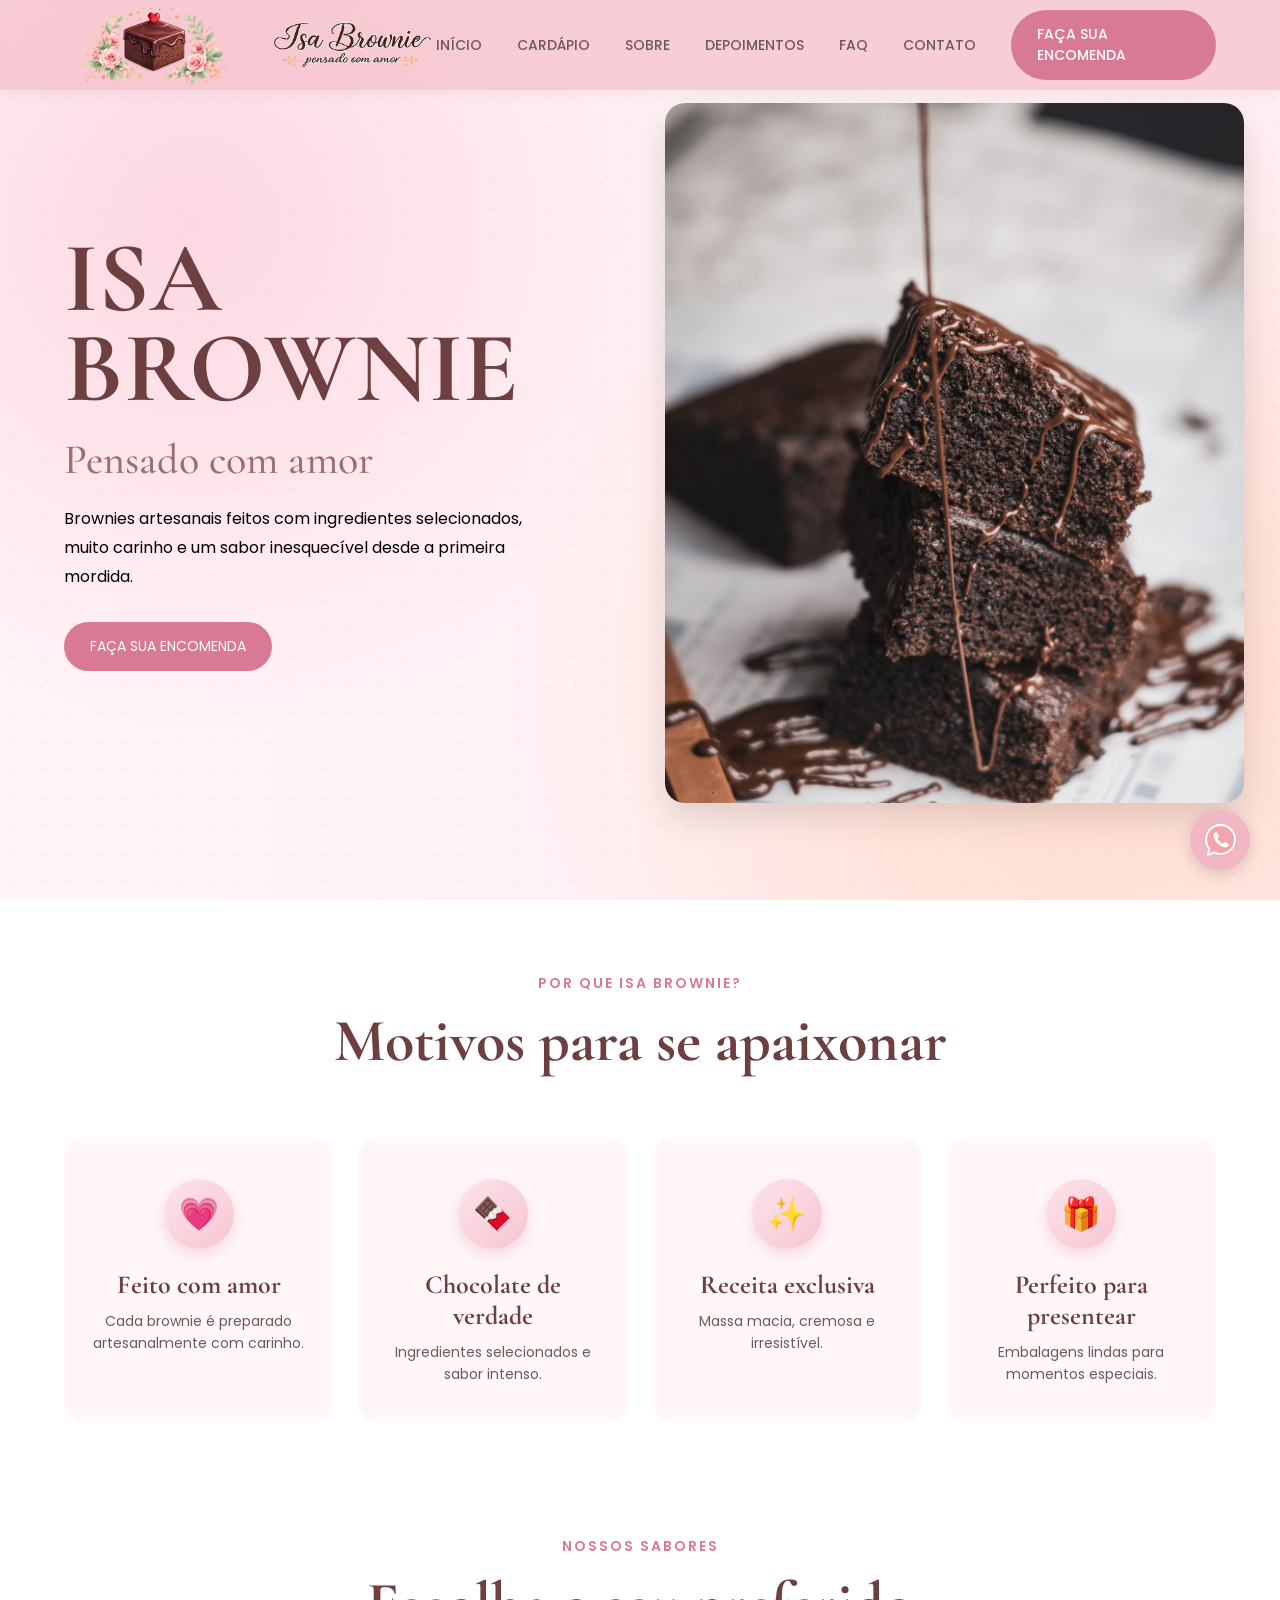
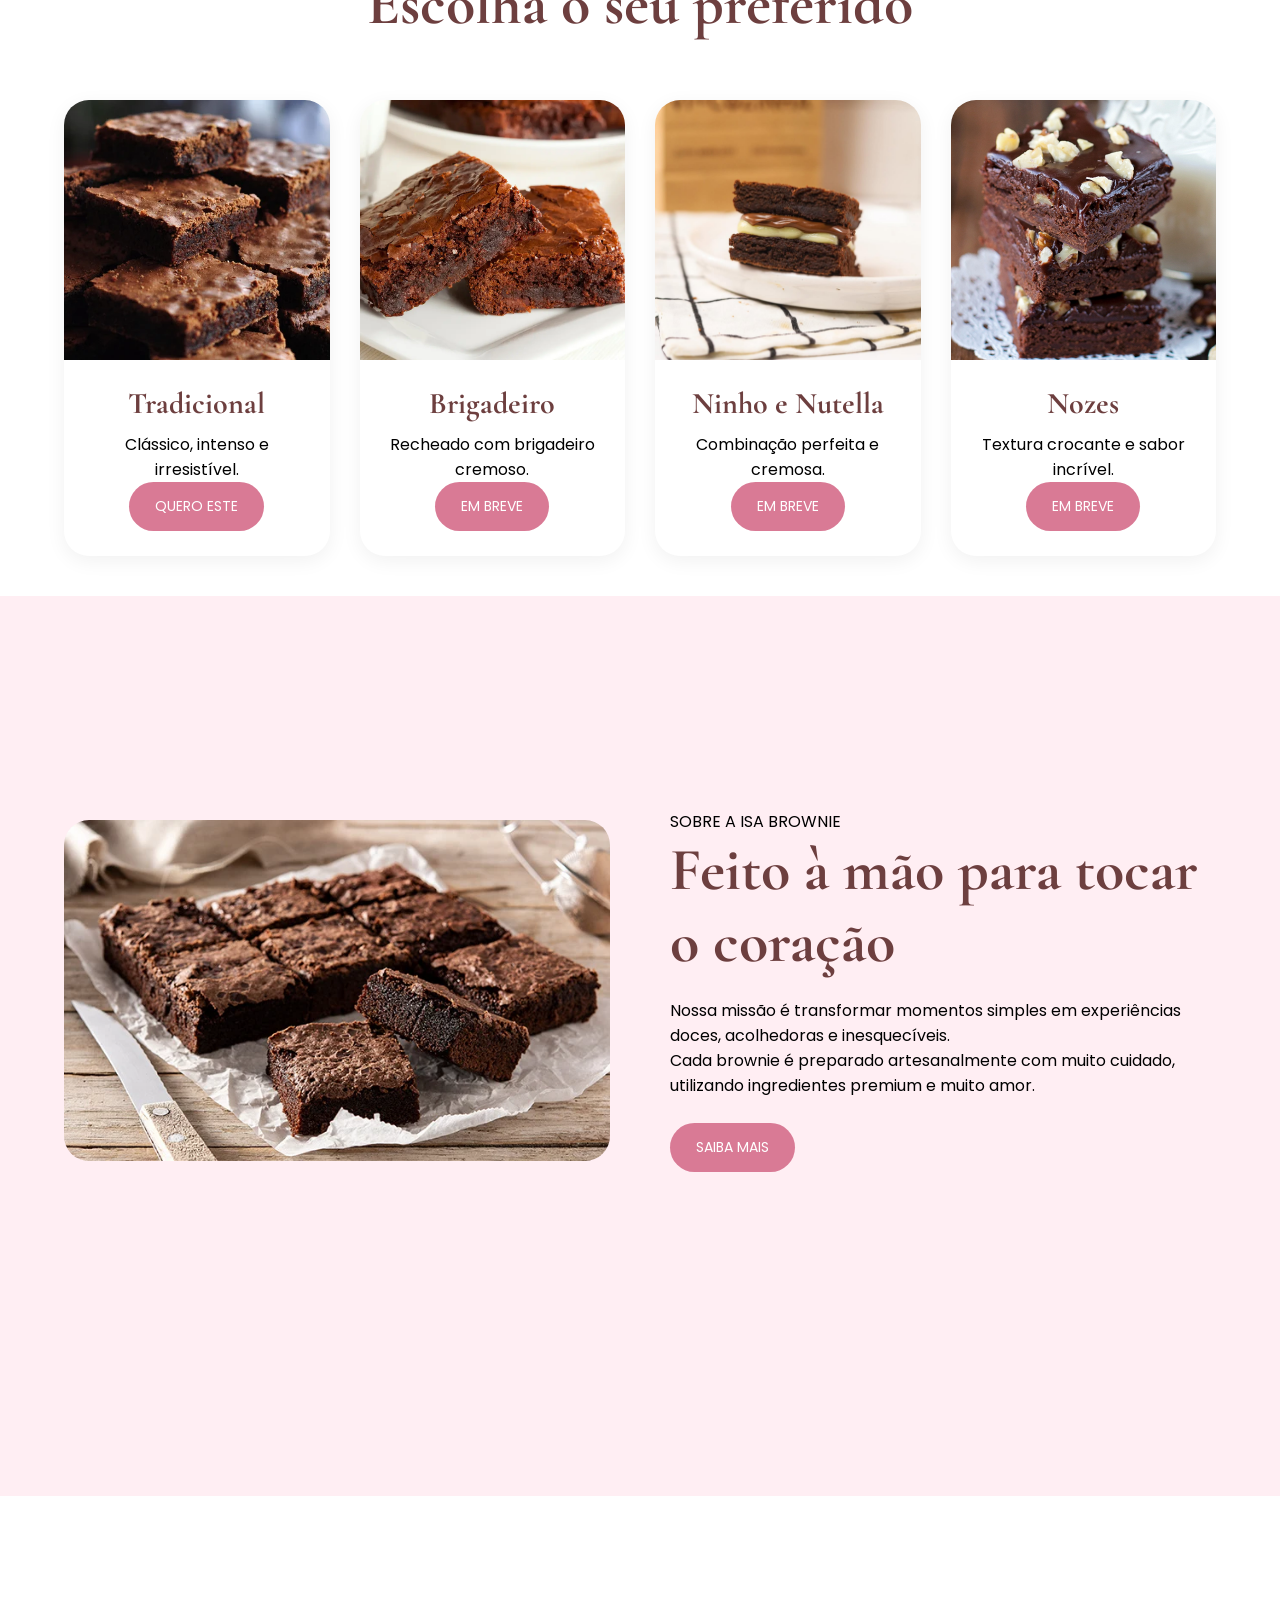
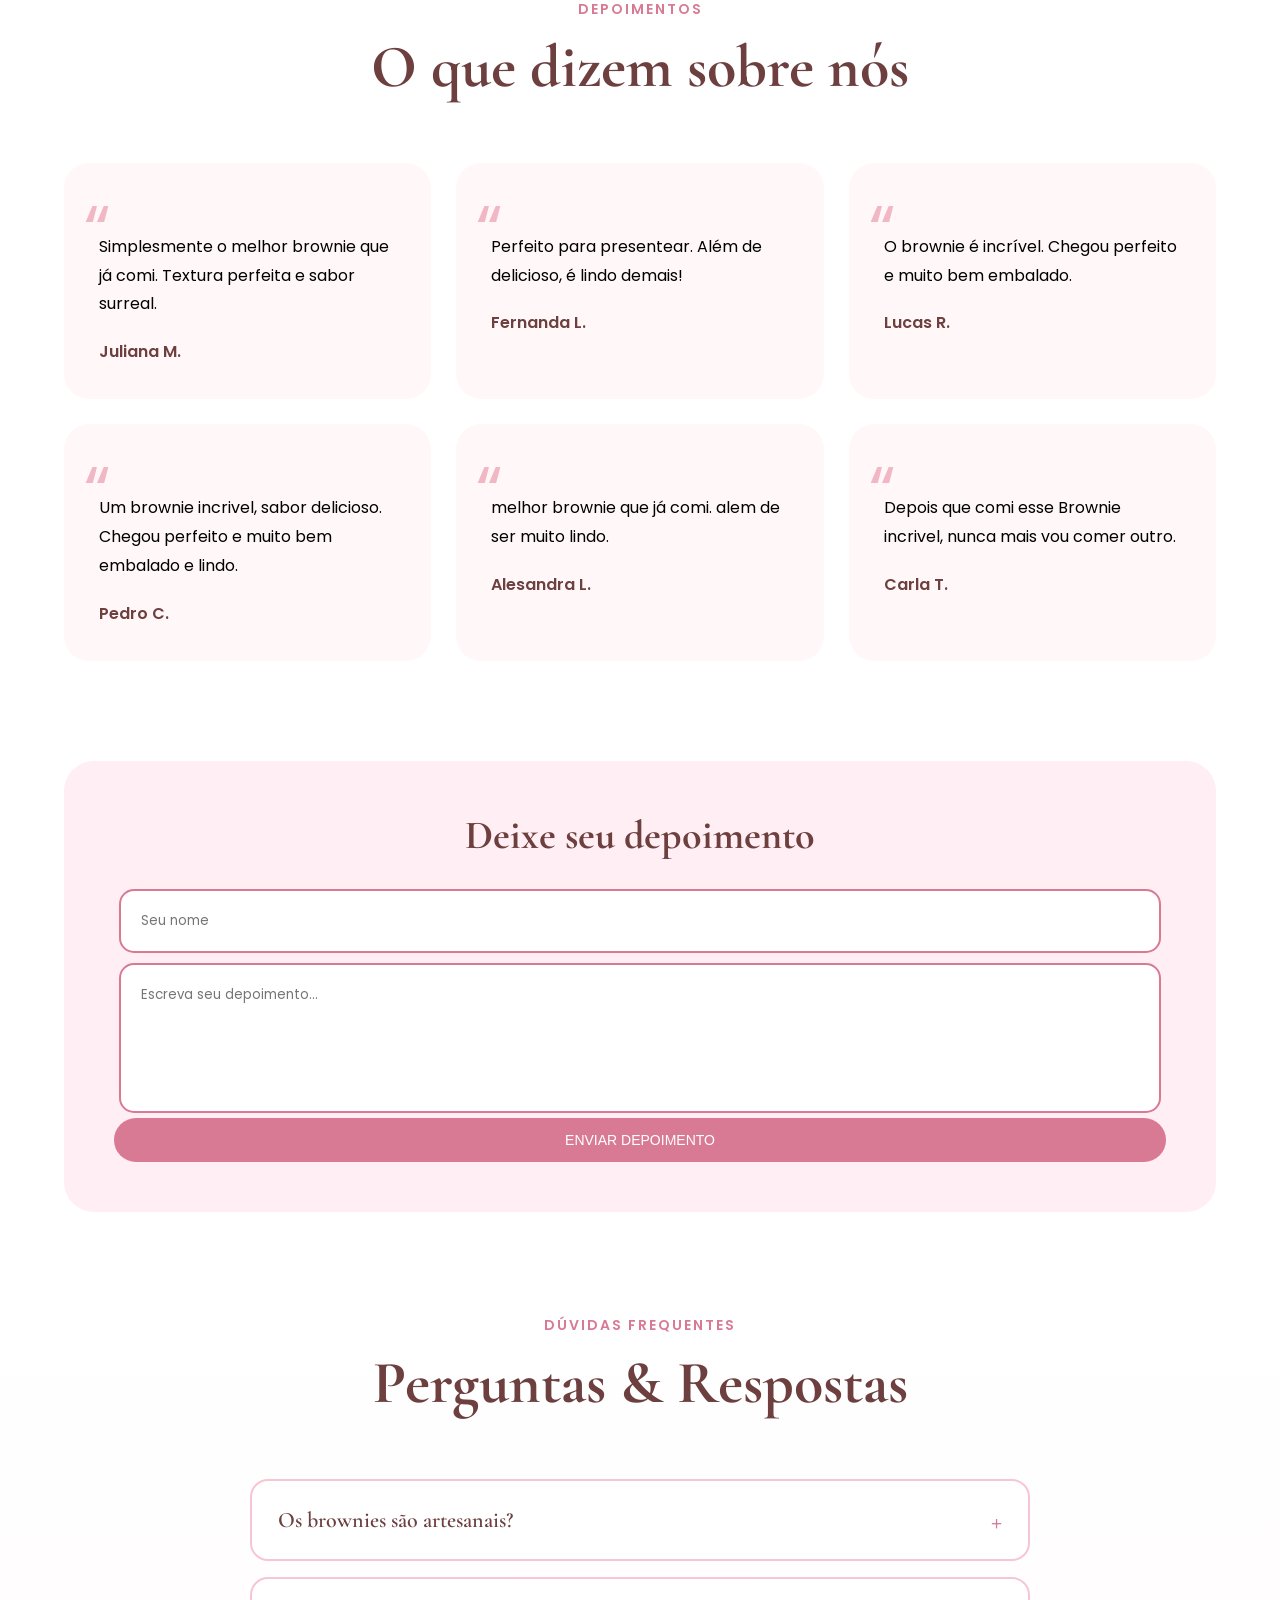
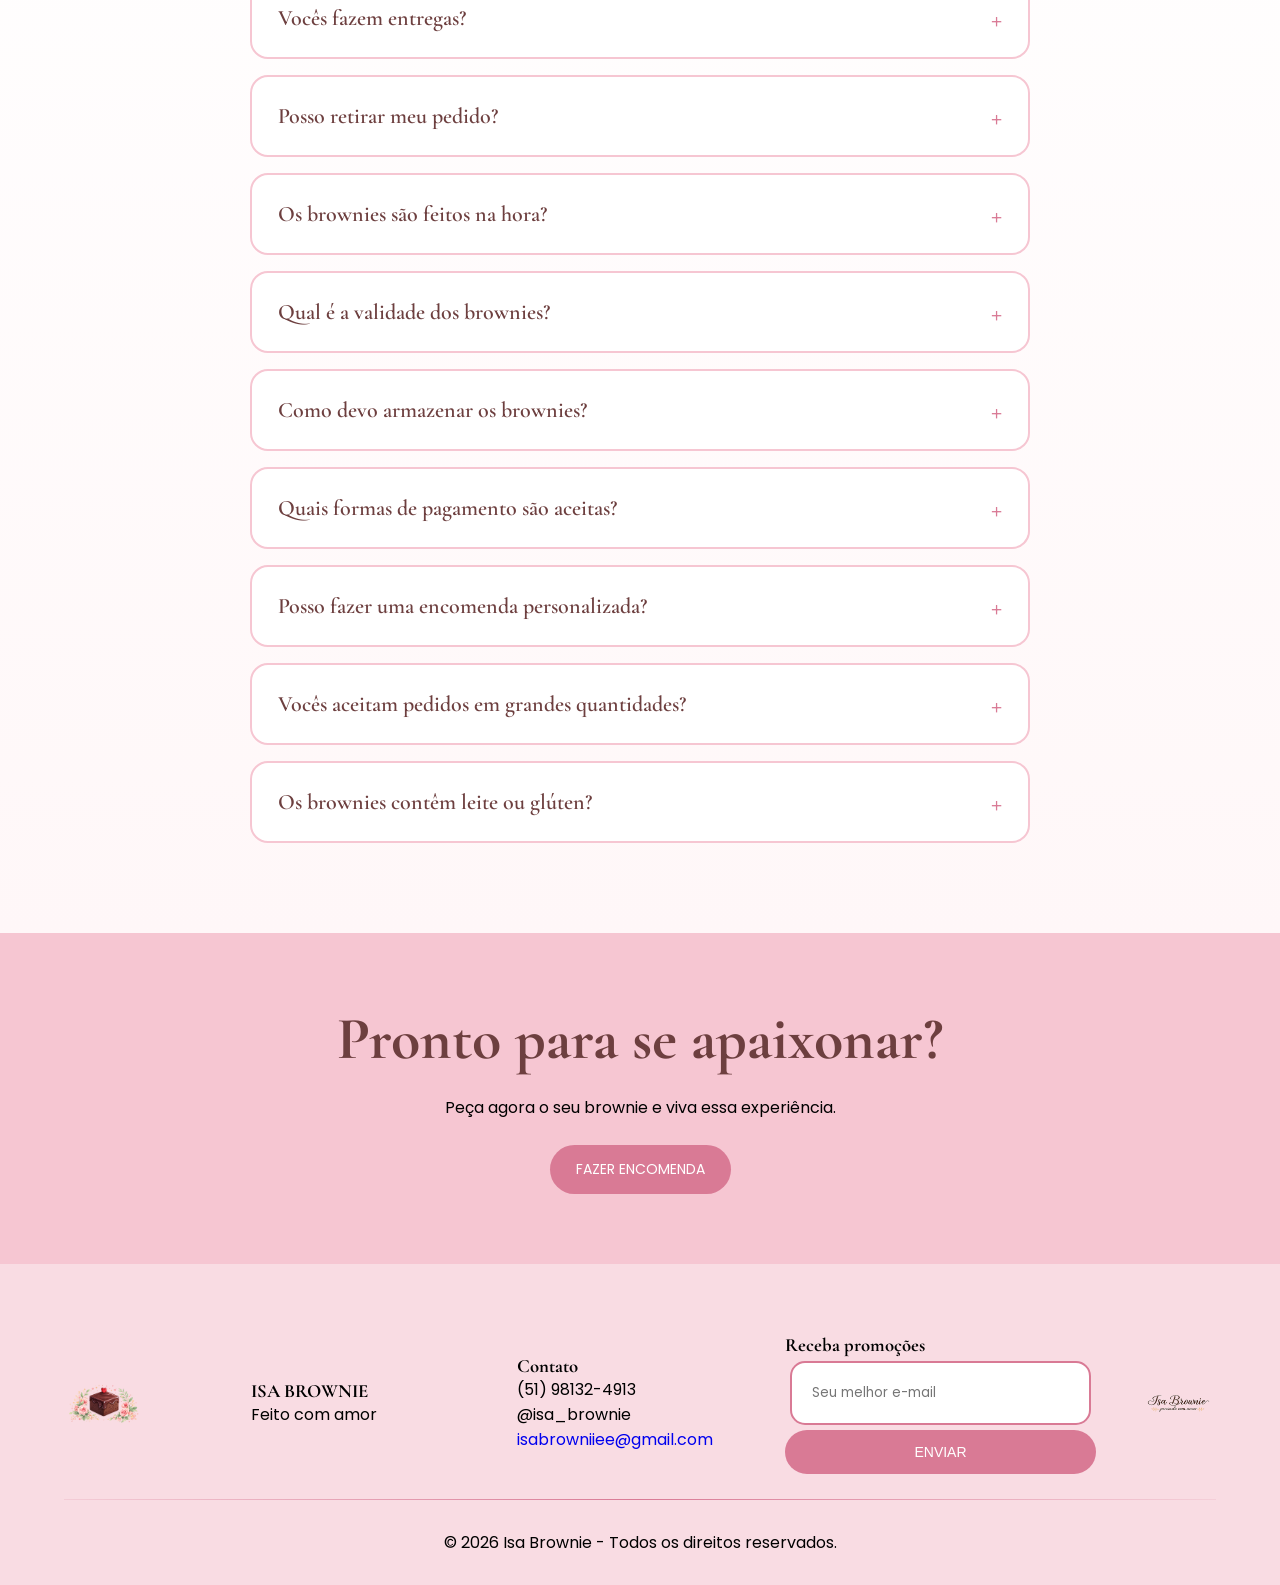
<file: index.html>
<!DOCTYPE html>
<html lang="pt-BR">
<head>
  <meta charset="UTF-8" />
  <meta name="viewport" content="width=device-width, initial-scale=1.0"/>
  <title>Isa Brownie</title>

  <link rel="preconnect" href="https://fonts.googleapis.com">
  <link href="https://fonts.googleapis.com/css2?family=Cormorant+Garamond:wght@400;500;600;700&family=Poppins:wght@300;400;500;600&display=swap" rel="stylesheet">  

  <link rel="stylesheet" href="./CSS/style.css">

  <link rel="shortcut icon" href="Imagem/favicon.png" type="image/x-icon">
</head>

<body>

 

  <header>

    <div class="container navbar">

      <div class="logo">
        <a href="index.html">
            <img class="brow" src="./Imagem/LogoTeste.png" alt="Logo Isa Brownie">
            <span><img class="nome" src="Imagem/isapensando.png" alt=""></span>
          </a>
      </div>

      <nav class="menu" id="menu">
        <a href="#isabrownie">INÍCIO</a>
        <a href="#produtos">CARDÁPIO</a>
        <a href="#sobre">SOBRE</a>
        <a href="#depoimentos">DEPOIMENTOS</a>
        <a href="#faq">FAQ</a>
        <a href="#contato">CONTATO</a>
        <a href="./HTML/Encomenda.html" class="btn">FAÇA SUA ENCOMENDA</a>
      </nav>

      <div class="menu-mobile" id="menu-mobile">
        <span></span>
        <span></span>
        <span></span>
      </div>

    </div>

  </header>

  <section class="hero" id="inicio">
    <div class="container hero-content">

      <div class="hero-text">
        <h1 id="isabrownie">ISA <br> BROWNIE</h1>

        <h3>Pensado com amor </h3>

        <p>
          Brownies artesanais feitos com ingredientes selecionados,
          muito carinho e um sabor inesquecível desde a primeira mordida.
        </p>

        <a href="./HTML/Encomenda.html" class="btn">FAÇA SUA ENCOMENDA</a>
      </div>

      <div class="hero-img" id="heroimg">
        <img src="Imagem/heroimg.png" alt="Isa Brownie">
      </div>
<br>
    </div>
<br>
  </section>


  <section class="features">
    <div class="container">
  
      <div class="section-title">
        <span>POR QUE ISA BROWNIE?</span>
        <h2>Motivos para se apaixonar</h2>
      </div>
  
      <div class="feature-grid">
  
        <div class="feature-card">
          <div class="feature-icon">💗</div>
          <h3>Feito com amor</h3>
          <p>Cada brownie é preparado artesanalmente com carinho.</p>
        </div>
  
        <div class="feature-card">
          <div class="feature-icon">🍫</div>
          <h3>Chocolate de verdade</h3>
          <p>Ingredientes selecionados e sabor intenso.</p>
        </div>
  
        <div class="feature-card">
          <div class="feature-icon">✨</div>
          <h3>Receita exclusiva</h3>
          <p>Massa macia, cremosa e irresistível.</p>
        </div>
  
        <div class="feature-card">
          <div class="feature-icon">🎁</div>
          <h3>Perfeito para presentear</h3>
          <p>Embalagens lindas para momentos especiais.</p>
        </div>
  
      </div>
  
    </div>
  </section>


  <section class="products" id="produtos">

    <div class="container">

      <div class="section-title">
        <span>NOSSOS SABORES</span>
        <h2>Escolha o seu preferido</h2>
      </div>

      <div class="product-grid">

        <div class="product-card">
          <img src="Imagem/image.jpg">

          <div class="product-info">
            <h3>Tradicional</h3>
            <p>Clássico, intenso e irresistível.</p>
            <a href="./HTML/Encomenda.html" class="btn btn-bite">QUERO ESTE</a>
          </div>
        </div>

        <div class="product-card">
          <img src="Imagem/brigadeiro.png">

          <div class="product-info">
            <h3>Brigadeiro</h3>
            <p>Recheado com brigadeiro cremoso.</p>
            <a href="#" class="btn">EM BREVE</a>
          </div>
        </div>

        <div class="product-card">
          <img src="Imagem/ninhoNutela.jpg">

          <div class="product-info">
            <h3>Ninho e Nutella</h3>
            <p>Combinação perfeita e cremosa.</p>
            <a href="#" class="btn">EM BREVE</a>
          </div>
        </div>

        <div class="product-card">
          <img src="./Imagem/nozes.png">

          <div class="product-info">
            <h3>Nozes</h3>
            <p>Textura crocante e sabor incrível.</p>
            <a href="#" class="btn">EM BREVE</a>
          </div>
        </div>

      </div>

    </div>

  </section>


  <section class="about" id="sobre">

    <div class="container about-content">

      <div class="about-img">
        <img src="Imagem/brow.jpg">
      </div>

      <div class="about-text">

        <span>SOBRE A ISA BROWNIE</span>

        <h2>Feito à mão para tocar o coração </h2>

        <p>
          Nossa missão é transformar momentos simples em experiências doces,
          acolhedoras e inesquecíveis.
        </p>

        <p>
          Cada brownie é preparado artesanalmente com muito cuidado,
          utilizando ingredientes premium e muito amor.
        </p>
        <a href="./HTML/SaibaMais.html" class="btn"> SAIBA MAIS</a>
      </div>
<br>
    </div>
<br>
  </section>


  <section class="testimonials" id="depoimentos">

    <div class="container">

      <div class="section-title">
        <span>DEPOIMENTOS</span>
        <h2>O que dizem sobre nós</h2>
      </div>

      <div class="testimonial-wrapper" id="testimonial-wrapper">

        <div class="testimonial">
          <p>
            Simplesmente o melhor brownie que já comi.
            Textura perfeita e sabor surreal.
          </p>

          <div class="testimonial-user">
            Juliana M.
          </div>
        </div>

        <div class="testimonial">
          <p>
            Perfeito para presentear. Além de delicioso,
            é lindo demais!
          </p>

          <div class="testimonial-user">
            Fernanda L.
          </div>
        </div>

        <div class="testimonial">
          <p>
            O brownie é incrível.
            Chegou perfeito e muito bem embalado.
          </p>

          <div class="testimonial-user">
           Lucas R.
          </div>
        </div>

        <div class="testimonial">
          <p>
            Um brownie incrivel, sabor delicioso.
            Chegou perfeito e muito bem embalado e lindo.

          </p>

          <div class="testimonial-user">
          Pedro C.
          </div>
        </div>

        <div class="testimonial">
          <p>
           melhor brownie que já comi.
           alem de ser muito lindo.
          
          </p>

          <div class="testimonial-user">
            Alesandra L.
          </div>
        </div>

        <div class="testimonial">
          <p>
            Depois que comi esse Brownie incrivel,
            nunca mais vou comer outro.
          </p>

          <div class="testimonial-user">
            Carla T.
          </div>
        </div>
      </div>


      <div class="review-form">

        <h3>Deixe seu depoimento</h3>

        <form id="reviewForm">

          <input type="text" id="name" placeholder="Seu nome" required>

          <textarea id="message" placeholder="Escreva seu depoimento..." required></textarea>

          <button class="btn" type="submit">
            ENVIAR DEPOIMENTO
          </button>

        </form>

      </div>

    </div>

  </section>

  <section class="faq" id="faq">
    <div class="container">
  
      <div class="section-title">
        <span>DÚVIDAS FREQUENTES</span>
        <h2>Perguntas & Respostas</h2>
      </div>
  
      <div class="faq-list">
  
        <details class="faq-item">
          <summary>Os brownies são artesanais?</summary>
          <p>Sim! Todos os nossos brownies são produzidos artesanalmente, com ingredientes selecionados e muito carinho.</p>
        </details>
  
        <details class="faq-item">
          <summary>Vocês fazem entregas?</summary>
          <p>Sim! Com taxa de entrega variável conforme a localização. Se preferir, também é possível retirar o pedido.</p>
        </details>

        <details class="faq-item">
          <summary>Posso retirar meu pedido?</summary>
          <p>Sim! Basta combinar previamente o horário da retirada.</p>
        </details>
  
        <details class="faq-item">
          <summary>Os brownies são feitos na hora?</summary>
          <p>Nossos brownies são preparados sempre fresquinhos para garantir a melhor qualidade e sabor.</p>
        </details>

        <details class="faq-item">
          <summary>Qual é a validade dos brownies?</summary>
          <p>A validade é de até 5 dias, quando armazenados corretamente.</p>
        </details>
  
        <details class="faq-item">
          <summary>Como devo armazenar os brownies?</summary>
          <p>Conserve em local fresco e seco, longe do sol. Em dias muito quentes, prefira mantê-los na geladeira.</p>
        </details>

        <details class="faq-item">
          <summary>Quais formas de pagamento são aceitas?</summary>
          <p>Aceitamos pagamento via Pix ou em dinheiro.</p>
        </details>
  
        <details class="faq-item">
          <summary>Posso fazer uma encomenda personalizada?</summary>
          <p>Sim! Entre em contato conosco para verificar as opções disponíveis.</p>
        </details>

        <details class="faq-item">
          <summary>Vocês aceitam pedidos em grandes quantidades?</summary>
          <p>Aceitamos pedidos maiores, conforme nossa disponibilidade. Recomendamos fazer a encomenda com antecedência.</p>
        </details>
  
        <details class="faq-item">
          <summary>Os brownies contêm leite ou glúten?</summary>
          <p>Sim. Nossos brownies são feitos com leite zero lactose, mas todos levam chocolate ao leite na receita, além de glúten. No momento, não oferecemos versões sem esses ingredientes.</p>
        </details>  
      </div>
  
    </div>
  </section>

  <section class="cta">

    <div class="container">

      <h2>Pronto para se apaixonar?</h2>

      <p>
        Peça agora o seu brownie e viva essa experiência.
      </p>

      <br>

      <a href="./HTML/Encomenda.html" class="btn">
        FAZER ENCOMENDA
      </a>

    </div>

  </section>


  <footer id="contato" style="background: #f6c6d29c;">

    <div class="container">

      <div class="footer-grid">

        <img class="footer-brow" src="Imagem/LogoTeste.png" alt="Logo Isa Brownie">

        <div>
          <h3>ISA BROWNIE</h3>
          <p>Feito com amor </p>
        </div>

       

        <div>
          <h3>Contato</h3>
          <p>(51) 98132-4913</p>
          <p>@isa_brownie</p>
          <a id="email" href="mailto:isabrowniiee@gmail.com">isabrowniiee@gmail.com</a>
        </div>

        <div>
          <h3>Receba promoções</h3>

          <form>
            <input id="emailnov" type="text" placeholder="Seu melhor e-mail">
            <button class="btn">
              ENVIAR
            </button>
          </form>
        </div>
        <img class="footer-nome" src="Imagem/isapensando.png" alt="Isa Brownie">
      </div>
      <br>
      <hr>
      <div class="copy">
        © 2026 Isa Brownie - Todos os direitos reservados.
      </div>

    </div>

  </footer>

  <script src="JS/script.js"></script>

   <div class="container">
    </div>

    <div vw class="enabled">
        <div vw-access-button class="active"></div>
        <div vw-plugin-wrapper>
            <div class="vw-plugin-top-wrapper"></div>
        </div>
    </div>

    <script src="https://vlibras.gov.br/app/vlibras-plugin.js"></script>
    <script>
        new window.VLibras.Widget('https://vlibras.gov.br/app');
    </script>

  <a href="https://wa.me/5551981324913?text=Olá! Gostaria de fazer uma encomenda de brownies." class="whatsapp-btn" target="_blank" rel="noopener noreferrer">
  <img src="Imagem/whatsapp.png" alt="Fale conosco pelo WhatsApp">
</a>
</body>
</html>
</file>
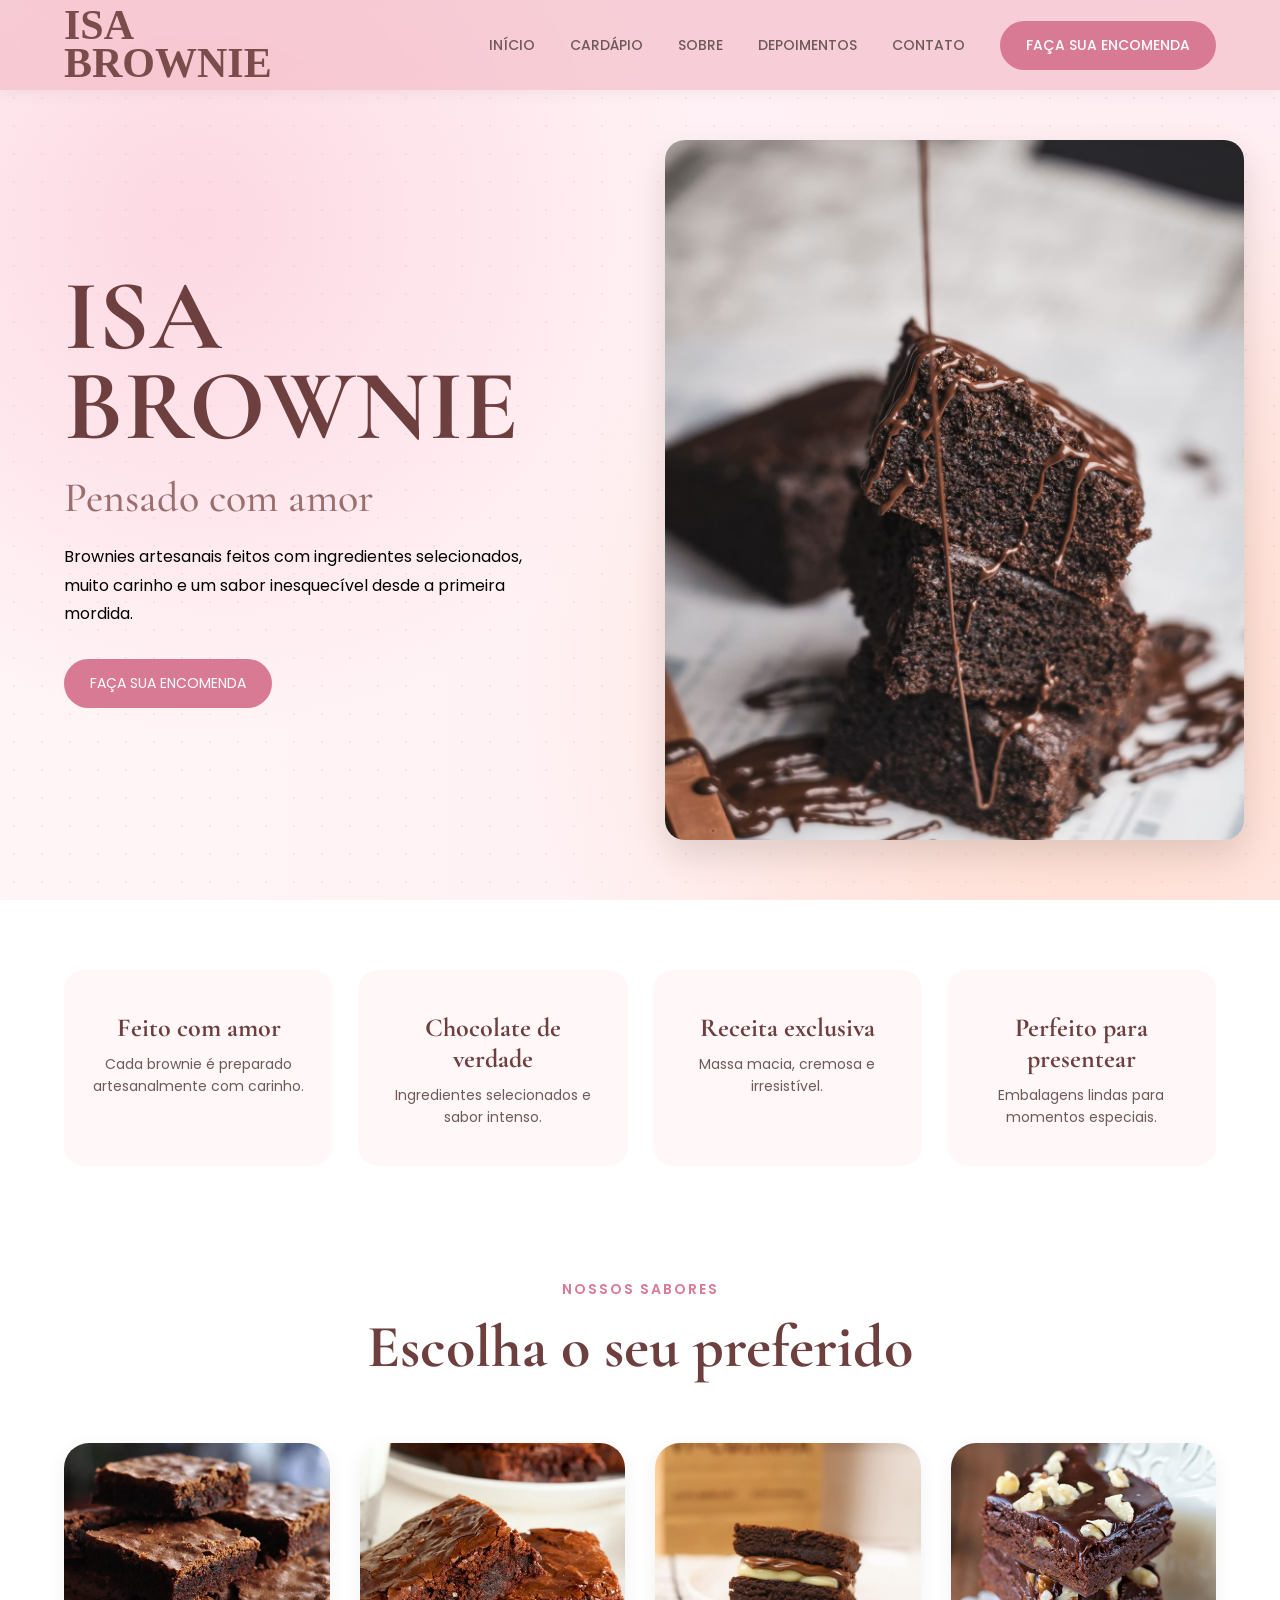
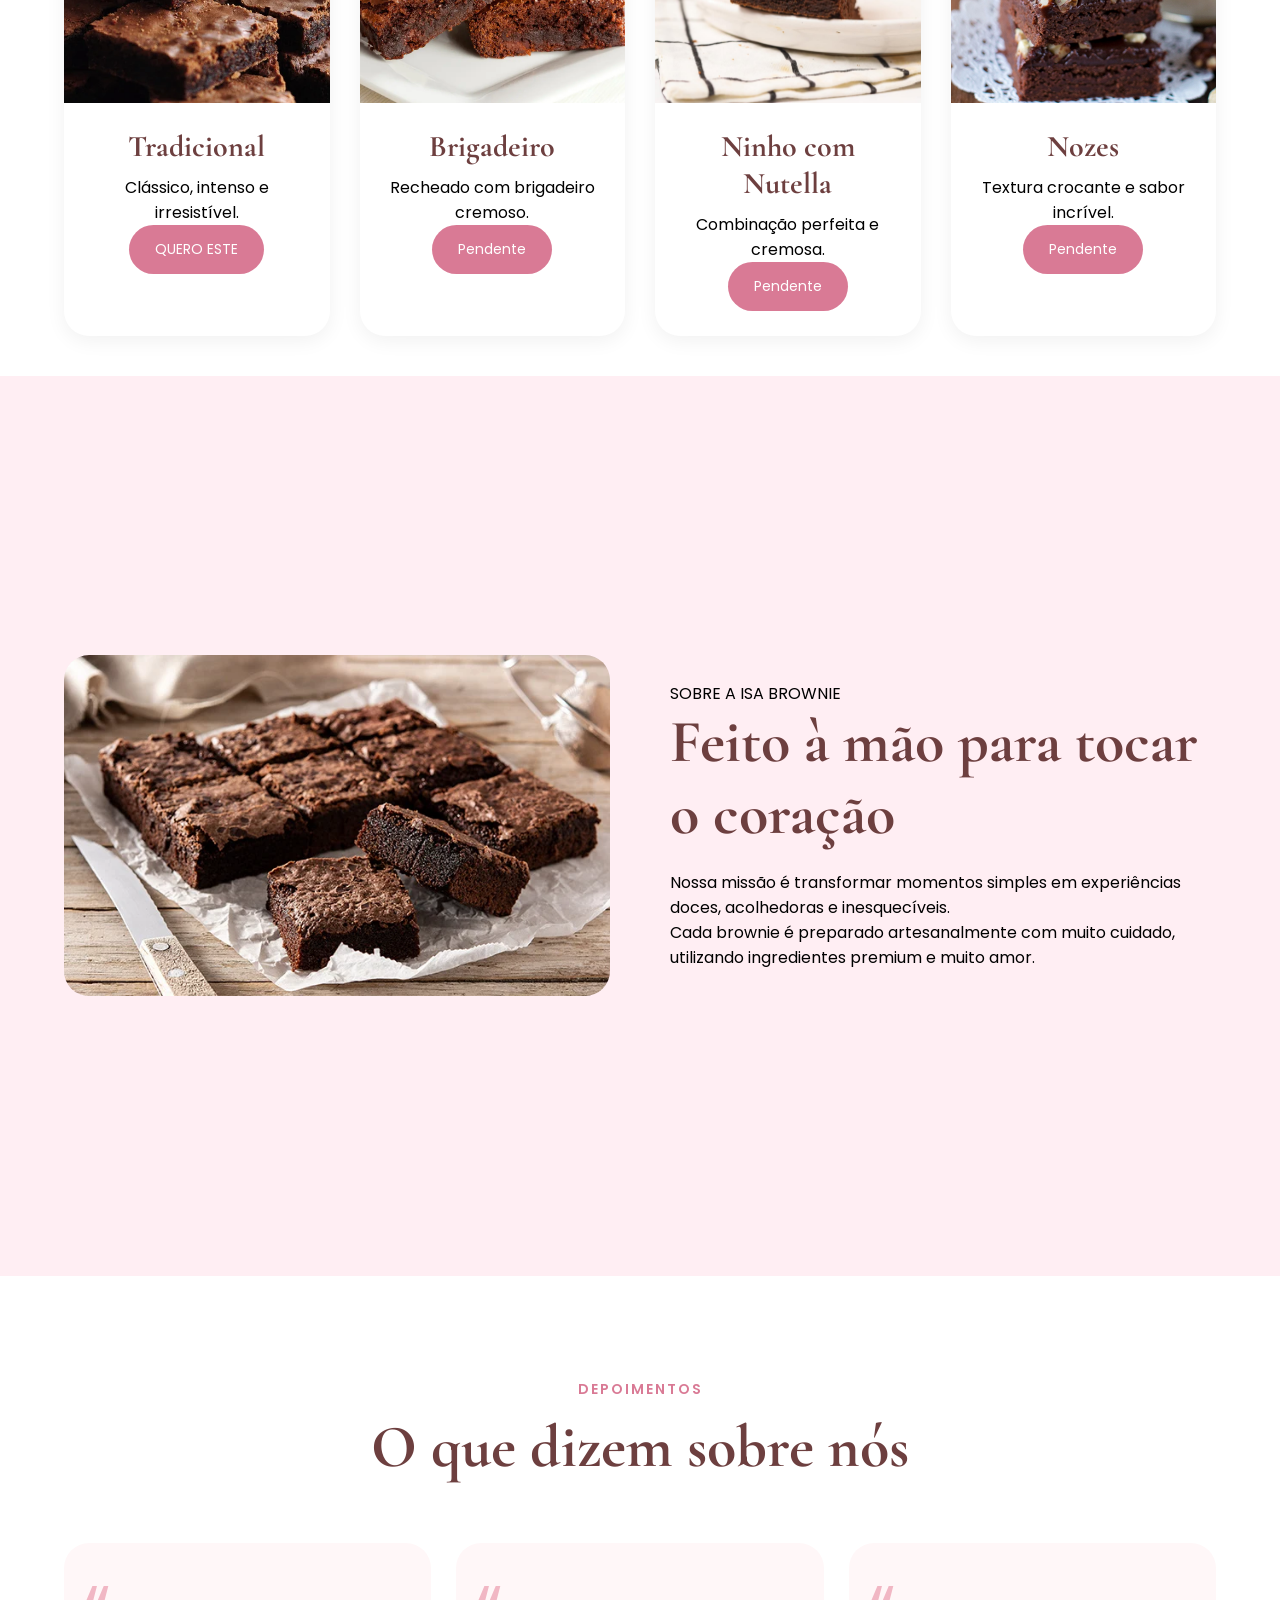
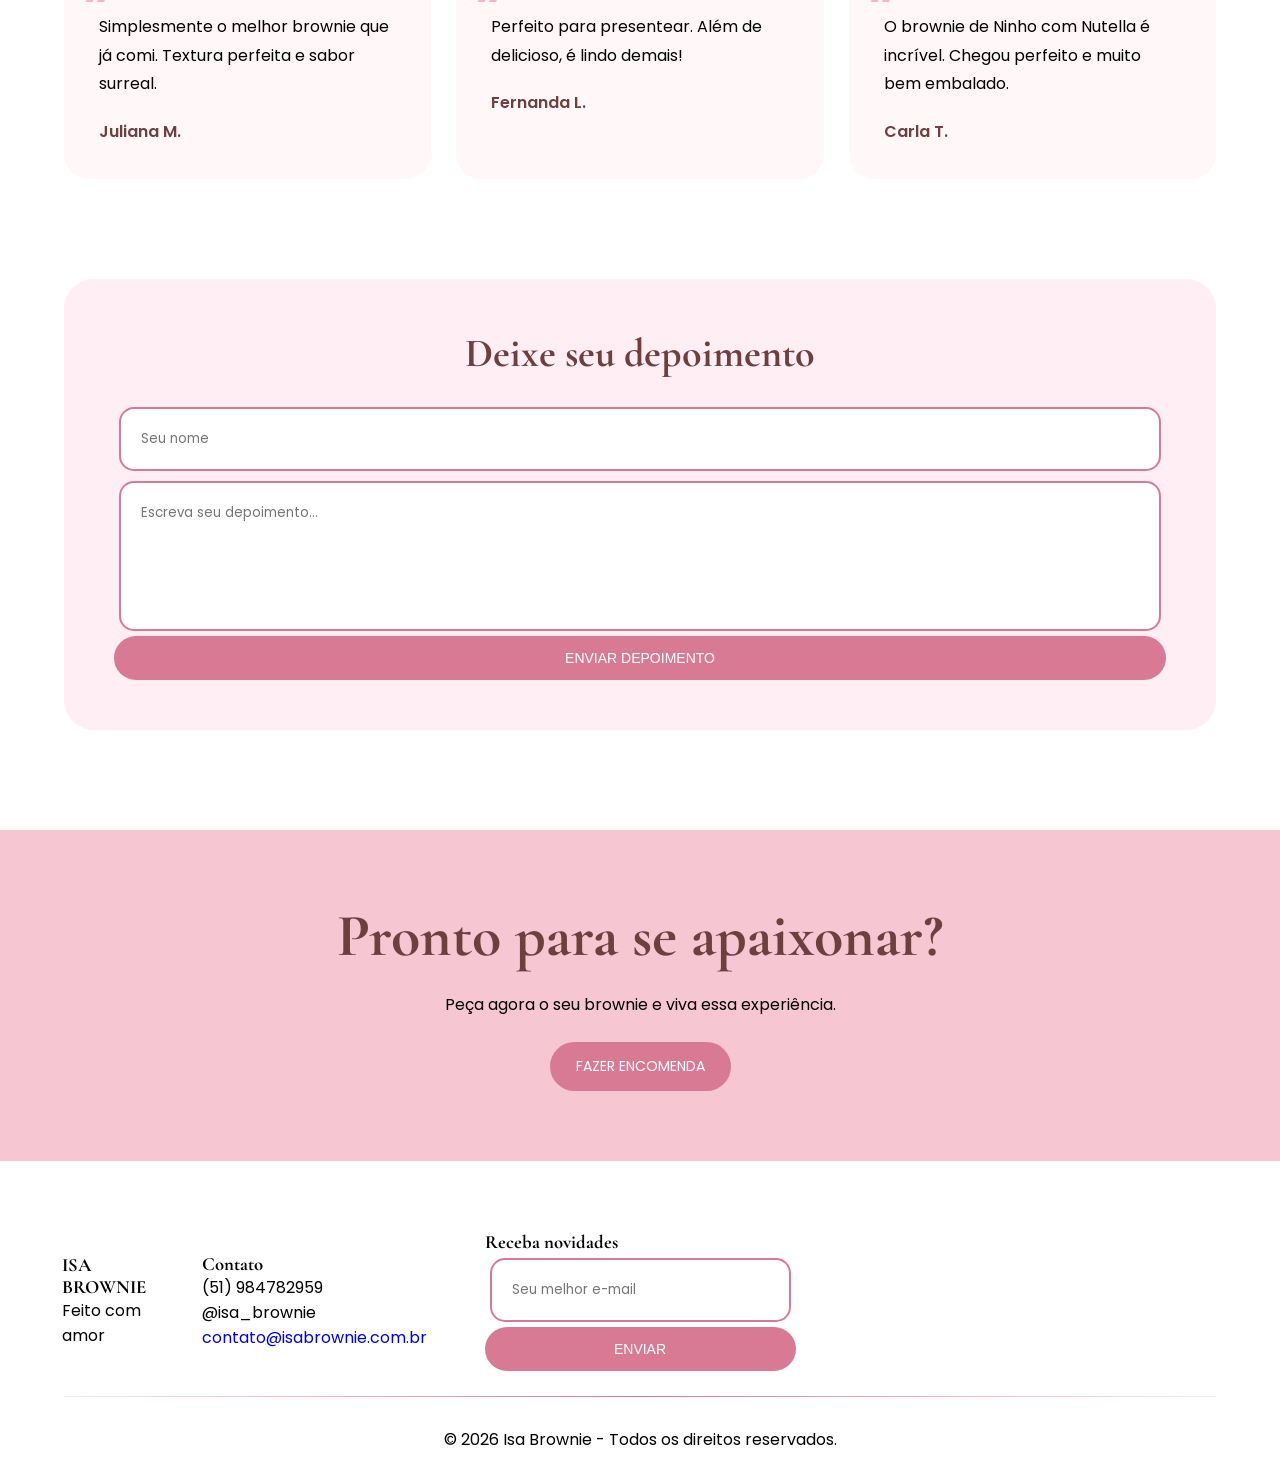
<file: Home.html>
<!DOCTYPE html>
<html lang="pt-BR">
<head>
  <meta charset="UTF-8" />
  <meta name="viewport" content="width=device-width, initial-scale=1.0"/>
  <title>Isa Brownie</title>

  <link rel="preconnect" href="https://fonts.googleapis.com">
  <link href="https://fonts.googleapis.com/css2?family=Cormorant+Garamond:wght@400;500;600;700&family=Poppins:wght@300;400;500;600&display=swap" rel="stylesheet">  

  <link rel="stylesheet" href="/CSS/style.css">

  <link rel="shortcut icon" href="Imagem/favicon.png" type="image/x-icon">
</head>

<body>

  <!-- HEADER -->

  <header>

    <div class="container navbar">

      <div class="logo">
        ISA <br> BROWNIE
      </div>

      <nav class="menu" id="menu">
        <a href="#inicio">INÍCIO</a>
        <a href="#produtos">CARDÁPIO</a>
        <a href="#sobre">SOBRE</a>
        <a href="#depoimentos">DEPOIMENTOS</a>
        <a href="#contato">CONTATO</a>
        <a href="./HTML/Cadastro.html" class="btn">FAÇA SUA ENCOMENDA</a>
      </nav>

      <div class="menu-mobile" id="menu-mobile">
        <span></span>
        <span></span>
        <span></span>
      </div>

    </div>

  </header>

  <!-- HERO -->

  <section class="hero" id="inicio">

    <div class="container hero-content">

      <div class="hero-text">
        <h1>ISA <br> BROWNIE</h1>

        <h3>Pensado com amor </h3>

        <p>
          Brownies artesanais feitos com ingredientes selecionados,
          muito carinho e um sabor inesquecível desde a primeira mordida.
        </p>

        <a href="#" class="btn">FAÇA SUA ENCOMENDA</a>
      </div>

      <div class="hero-img">
        <img src="Imagem/heroimg.png" alt="">
      </div>

    </div>

  </section>

  <!-- FEATURES -->

  <section class="features">

    <div class="container feature-grid">

      <div class="feature-card">
        <h3>Feito com amor</h3>
        <p>Cada brownie é preparado artesanalmente com carinho.</p>
      </div>

      <div class="feature-card">
        <h3>Chocolate de verdade</h3>
        <p>Ingredientes selecionados e sabor intenso.</p>
      </div>

      <div class="feature-card">
        <h3>Receita exclusiva</h3>
        <p>Massa macia, cremosa e irresistível.</p>
      </div>

      <div class="feature-card">
        <h3>Perfeito para presentear</h3>
        <p>Embalagens lindas para momentos especiais.</p>
      </div>

    </div>

  </section>

  <!-- PRODUTOS -->

  <section class="products" id="produtos">

    <div class="container">

      <div class="section-title">
        <span>NOSSOS SABORES</span>
        <h2>Escolha o seu preferido</h2>
      </div>

      <div class="product-grid">

        <div class="product-card">
          <img src="/Imagem/image.jpg">

          <div class="product-info">
            <h3>Tradicional</h3>
            <p>Clássico, intenso e irresistível.</p>
            <a href="#" class="btn">QUERO ESTE</a>
          </div>
        </div>

        <div class="product-card">
          <img src="/Imagem/brigadeiro.png">

          <div class="product-info">
            <h3>Brigadeiro</h3>
            <p>Recheado com brigadeiro cremoso.</p>
            <a href="#" class="btn">Pendente</a>
          </div>
        </div>

        <div class="product-card">
          <img src="/Imagem/ninhoNutela.jpg">

          <div class="product-info">
            <h3>Ninho com Nutella</h3>
            <p>Combinação perfeita e cremosa.</p>
            <a href="#" class="btn">Pendente</a>
          </div>
        </div>

        <div class="product-card">
          <img src="/Imagem/nozes.png">

          <div class="product-info">
            <h3>Nozes</h3>
            <p>Textura crocante e sabor incrível.</p>
            <a href="#" class="btn">Pendente</a>
          </div>
        </div>

      </div>

    </div>

  </section>

  <!-- SOBRE -->

  <section class="about" id="sobre">

    <div class="container about-content">

      <div class="about-img">
        <img src="/Imagem/brow.jpg">
      </div>

      <div class="about-text">

        <span>SOBRE A ISA BROWNIE</span>

        <h2>Feito à mão para tocar o coração </h2>

        <p>
          Nossa missão é transformar momentos simples em experiências doces,
          acolhedoras e inesquecíveis.
        </p>

        <p>
          Cada brownie é preparado artesanalmente com muito cuidado,
          utilizando ingredientes premium e muito amor.
        </p>


      </div>

    </div>

  </section>

  <!-- DEPOIMENTOS -->

  <section class="testimonials" id="depoimentos">

    <div class="container">

      <div class="section-title">
        <span>DEPOIMENTOS</span>
        <h2>O que dizem sobre nós</h2>
      </div>

      <div class="testimonial-wrapper" id="testimonial-wrapper">

        <div class="testimonial">
          <p>
            Simplesmente o melhor brownie que já comi.
            Textura perfeita e sabor surreal.
          </p>

          <div class="testimonial-user">
            Juliana M.
          </div>
        </div>

        <div class="testimonial">
          <p>
            Perfeito para presentear. Além de delicioso,
            é lindo demais!
          </p>

          <div class="testimonial-user">
            Fernanda L.
          </div>
        </div>

        <div class="testimonial">
          <p>
            O brownie de Ninho com Nutella é incrível.
            Chegou perfeito e muito bem embalado.
          </p>

          <div class="testimonial-user">
            Carla T.
          </div>
        </div>

      </div>

      <!-- FORM -->

      <div class="review-form">

        <h3>Deixe seu depoimento</h3>

        <form id="reviewForm">

          <input type="text" id="name" placeholder="Seu nome" required>

          <textarea id="message" placeholder="Escreva seu depoimento..." required></textarea>

          <button class="btn" type="submit">
            ENVIAR DEPOIMENTO
          </button>

        </form>

      </div>

    </div>

  </section>

  <!-- CTA -->

  <section class="cta">

    <div class="container">

      <h2>Pronto para se apaixonar?</h2>

      <p>
        Peça agora o seu brownie e viva essa experiência.
      </p>

      <br>

      <a href="#" class="btn">
        FAZER ENCOMENDA
      </a>

    </div>

  </section>


  <footer id="contato">

    <div class="container">

      <div class="footer-grid">

        <div>
          <h3>ISA BROWNIE</h3>
          <p>Feito com amor </p>
        </div>

       

        <div>
          <h3>Contato</h3>
          <p>(51) 984782959</p>
          <p>@isa_brownie</p>
          <a id="email" href="mailto:contato@isabrownie.com.br">contato@isabrownie.com.br</a>
        </div>

        <div>
          <h3>Receba novidades</h3>

          <form>
            <input id="emailnov" type="text" placeholder="Seu melhor e-mail">
            <button class="btn">
              ENVIAR
            </button>
          </form>
        </div>

      </div>
      <br>
      <hr>
      <div class="copy">
        © 2026 Isa Brownie - Todos os direitos reservados.
      </div>

    </div>

  </footer>

  <script src="./JS/script.js"></script>

   <div class="container">
        <!-- Seu conteúdo -->
    </div>

    <div vw class="enabled">
        <div vw-access-button class="active"></div>
        <div vw-plugin-wrapper>
            <div class="vw-plugin-top-wrapper"></div>
        </div>
    </div>

    <script src="https://vlibras.gov.br/app/vlibras-plugin.js"></script>
    <script>
        new window.VLibras.Widget('https://vlibras.gov.br/app');
    </script>


</body>
</html>
</file>
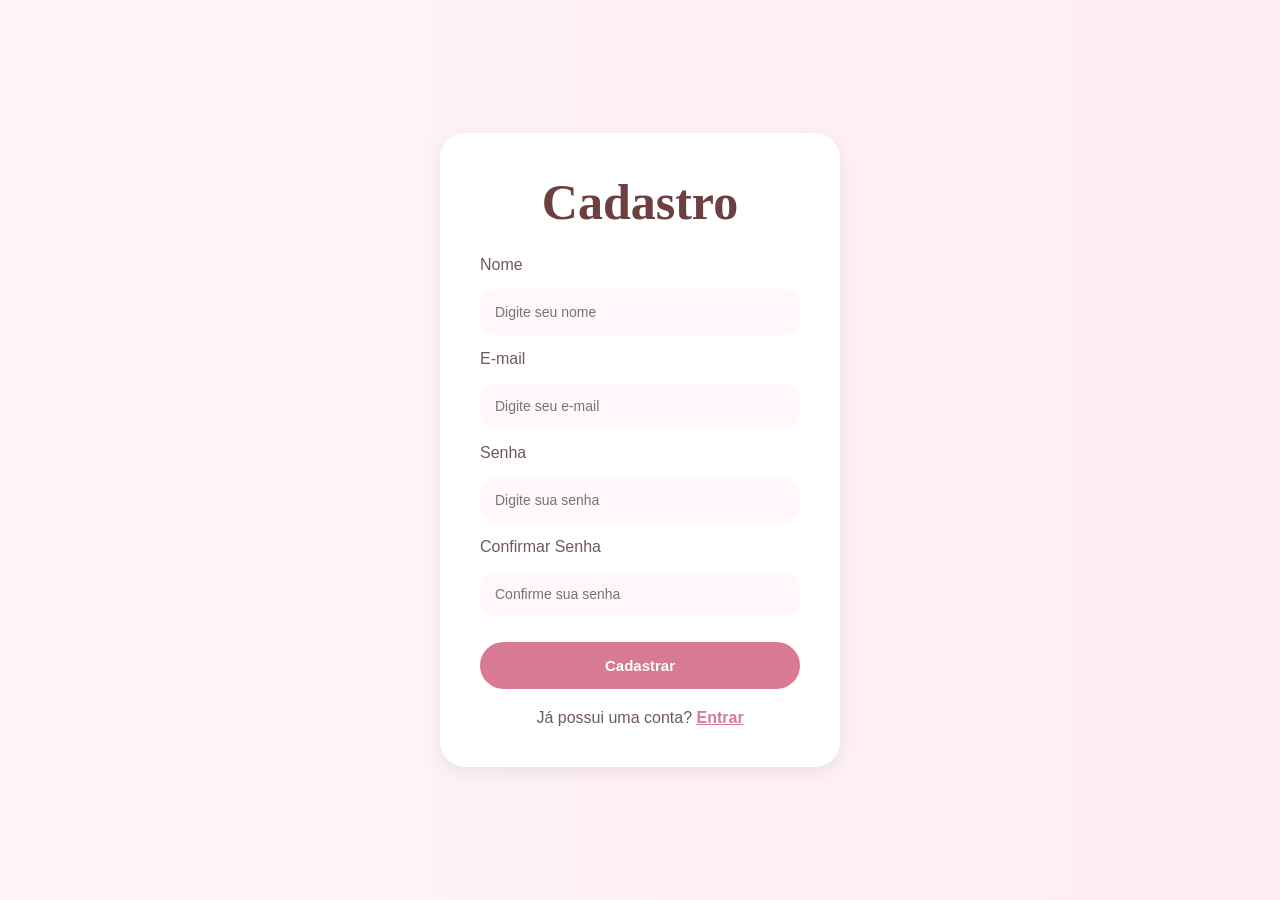
<file: HTML/Cadastro.html>
<!DOCTYPE html>
<html lang="pt-br">
<head>
    <meta charset="UTF-8">
    <meta name="viewport" content="width=device-width, initial-scale=1.0">
    <title>Cadastro</title>
    <link rel="stylesheet" href="../CSS/cadastro.css">
    <link rel="shortcut icon" href="../Imagem/favicon.png" type="image/x-icon">
</head>
<body>
    <div class="container">
        <h1>Cadastro</h1>

        <form>
            <label for="nome">Nome</label>
            <input type="text" id="nome" placeholder="Digite seu nome" required>

            <label for="email">E-mail</label>
            <input type="email" id="email" placeholder="Digite seu e-mail" required>

            <label for="senha">Senha</label>
            <input type="password" id="senha" placeholder="Digite sua senha" required>

            <label for="confirmar">Confirmar Senha</label>
            <input type="password" id="confirmar" placeholder="Confirme sua senha" required>

            <button type="submit">Cadastrar</button>
        </form>

        <p>Já possui uma conta? <a href="login.html">Entrar</a></p>
    </div>

</body>
</html>
</file>
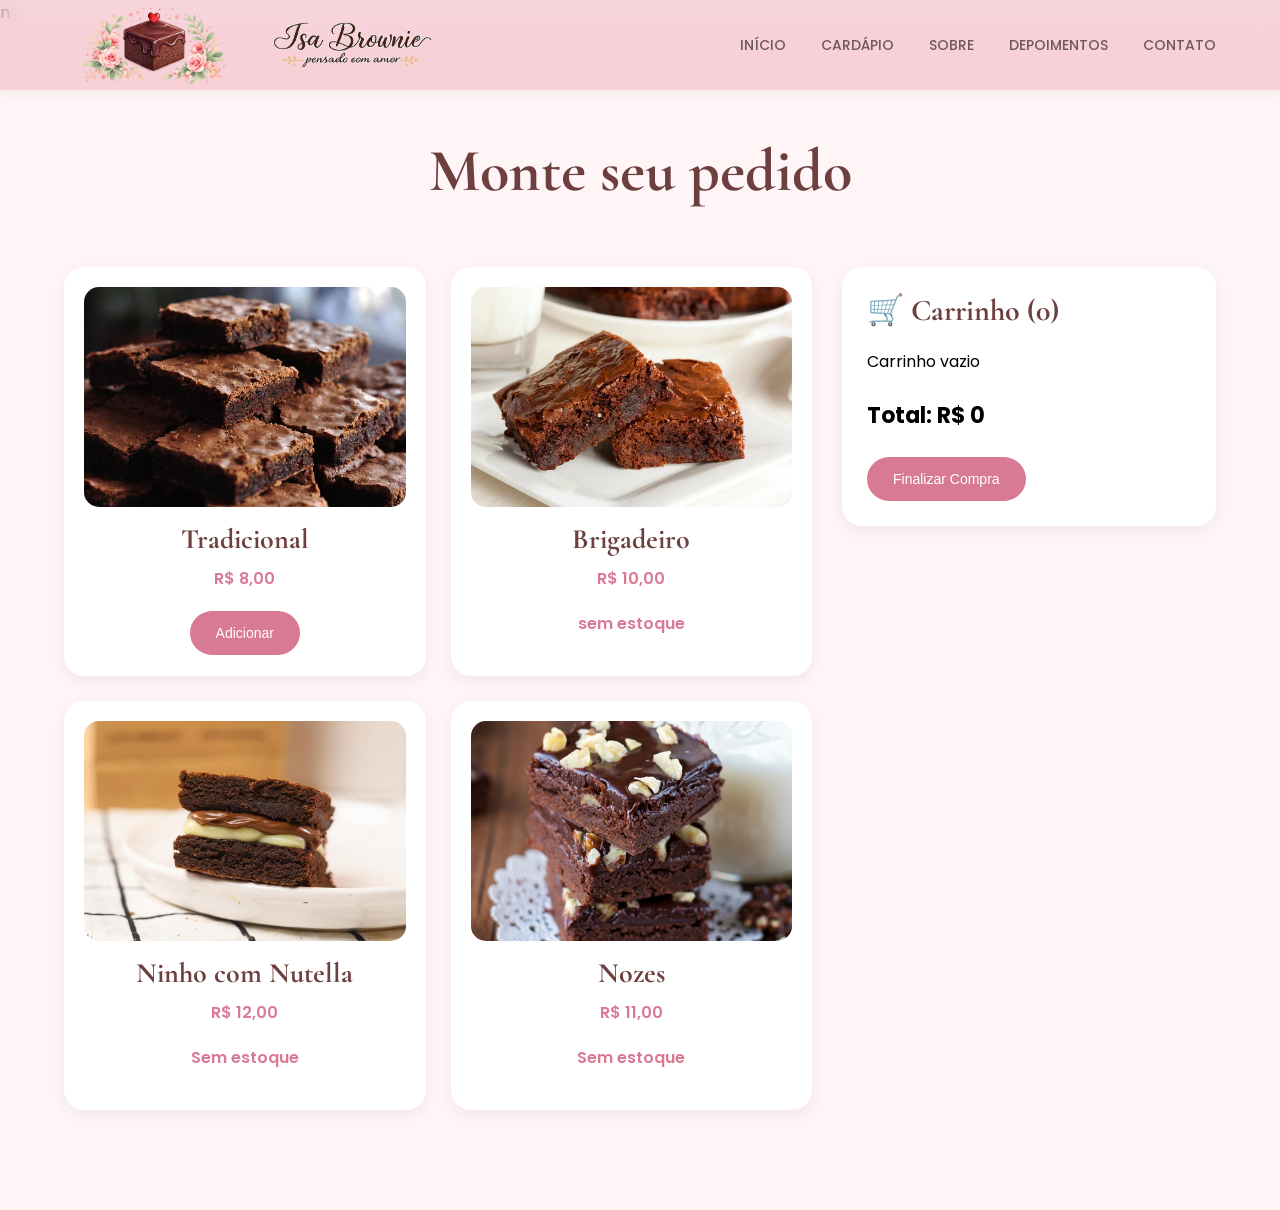
<file: HTML/Encomenda.html>
<!DOCTYPE html>
<html lang="pt-BR">
<head>
    <meta charset="UTF-8">
    <meta name="viewport" content="width=device-width, initial-scale=1.0">
    <link rel="stylesheet" href="../CSS/Encomenda.css">
    <link rel="stylesheet" href="../CSS/style.css">
    <link rel="preconnect" href="https://fonts.googleapis.com">
    <link href="https://fonts.googleapis.com/css2?family=Cormorant+Garamond:wght@400;500;600;700&family=Poppins:wght@300;400;500;600&display=swap" rel="stylesheet">
    <link rel="stylesheet" href=>
    <link rel="shortcut icon" href="../Imagem/favicon.png" type="image/x-icon">n
    <title>Encomenda</title>
</head>
<body>
    <header>

    <div class="container navbar">

      <div class="logo">
        <a href="../index.html">
            <img class="brow" src="../Imagem/LogoTeste.png" alt="Logo Isa Brownie">
            <span><img class="nome" src="../Imagem/isapensando.png" alt=""></span>
          </a>
      </div>


      <nav class="menu" id="menu">
        <a href="../index.html">INÍCIO</a>
        <a href="../index.html">CARDÁPIO</a>
        <a href="../index.html">SOBRE</a>
        <a href="../index.html">DEPOIMENTOS</a>
        <a href="../index.html">CONTATO</a>
      </nav>

      <div class="menu-mobile" id="menu-mobile">
        <span></span>
        <span></span>
        <span></span>
      </div>

    </div>

  </header>


    <section class="shop-home" id="encomenda">

<div class="container">

<div class="section-title">

<h2>Monte seu pedido</h2>
</div>

<div class="shop-container">


<div class="shop-products">

<div class="shop-card">

<img src="../Imagem/image.jpg">

<h3>Tradicional</h3>

<p>R$ 8,00</p>

<button class="btn add-cart"
data-name="Tradicional"
data-price="8">
Adicionar
</button>

</div>


<div class="shop-card">

<img src="../Imagem/brigadeiro.png">

<h3>Brigadeiro</h3>

<p>R$ 10,00</p>

<p class=""
data-name="Brigadeiro"
data-price="10">
sem estoque
</p>

</div>


<div class="shop-card">

<img src="../Imagem/ninhoNutela.jpg">

<h3>Ninho com Nutella</h3>

<p>R$ 12,00</p>

<p class=""
data-name="Ninho com Nutella"
data-price="12">
Sem estoque
</p>

</div>


<div class="shop-card">

<img src="../Imagem/nozes.png">

<h3>Nozes</h3>

<p>R$ 11,00</p>

<p class=""
data-name="Nozes"
data-price="11">
Sem estoque
</p>

</div>

</div>


<div class="cart">

<h3>
🛒 Carrinho
<span id="cart-count">(0)</span>
</h3>

<div id="cart-items">

<p>Carrinho vazio</p>

</div>

<div class="cart-total">

Total:
R$ <span id="total">0</span>

</div>

<button class="btn" id="finish">

Finalizar Compra

</button>

</div>

</div>

</div>

</section>

<script src="../JS/Encomenda.js"> </script>


<script>

const menu = document.getElementById("menu");
const menuMobile = document.getElementById("menu-mobile");

menuMobile.addEventListener("click", () => {
    menu.classList.toggle("active");
});

window.addEventListener("resize", () => {
    if(window.innerWidth > 768){
        menu.classList.remove("active");
    }
});

</script>

</body>
</html>
</file>
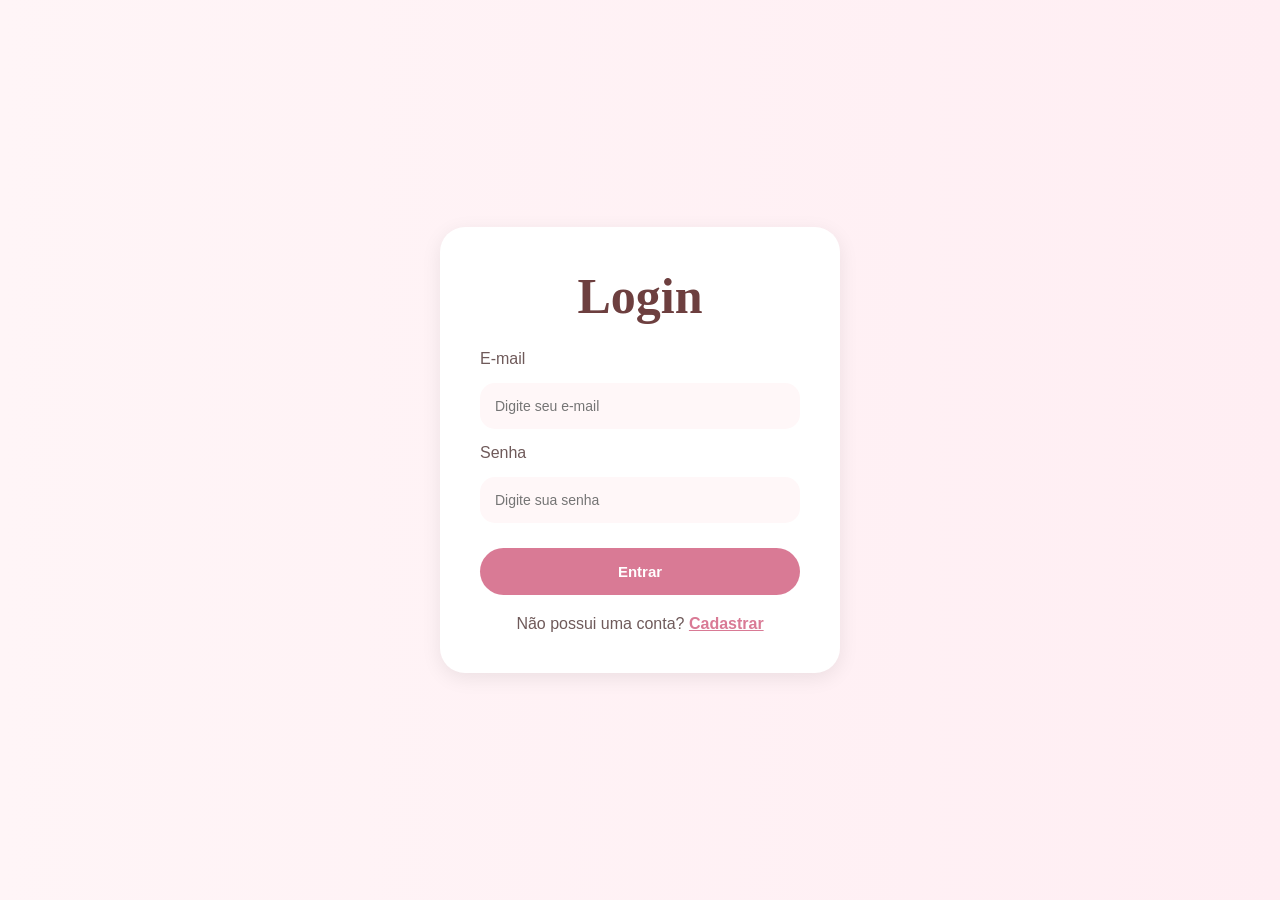
<file: HTML/login.html>
<!DOCTYPE html>
<html lang="pt-br">
<head>
    <meta charset="UTF-8">
    <meta name="viewport" content="width=device-width, initial-scale=1.0">
    <title>Login</title>
    <link rel="stylesheet" href="../CSS/cadastro.css">
    <link rel="shortcut icon" href="../Imagem/favicon.png" type="image/x-icon">
</head>
<body>

    <div class="container">
        <h1>Login</h1>

        <form>
            <label for="email">E-mail</label>
            <input type="email" id="email" placeholder="Digite seu e-mail" required>

            <label for="senha">Senha</label>
            <input type="password" id="senha" placeholder="Digite sua senha" required>

            <button type="button" onclick="fazerLogin()" >Entrar</button>
        </form>

        <p>Não possui uma conta? <a href="Cadastro.html">Cadastrar</a></p>
    </div>

    <script src="../JS/Login.js"></script>
</body>
</html>
</file>
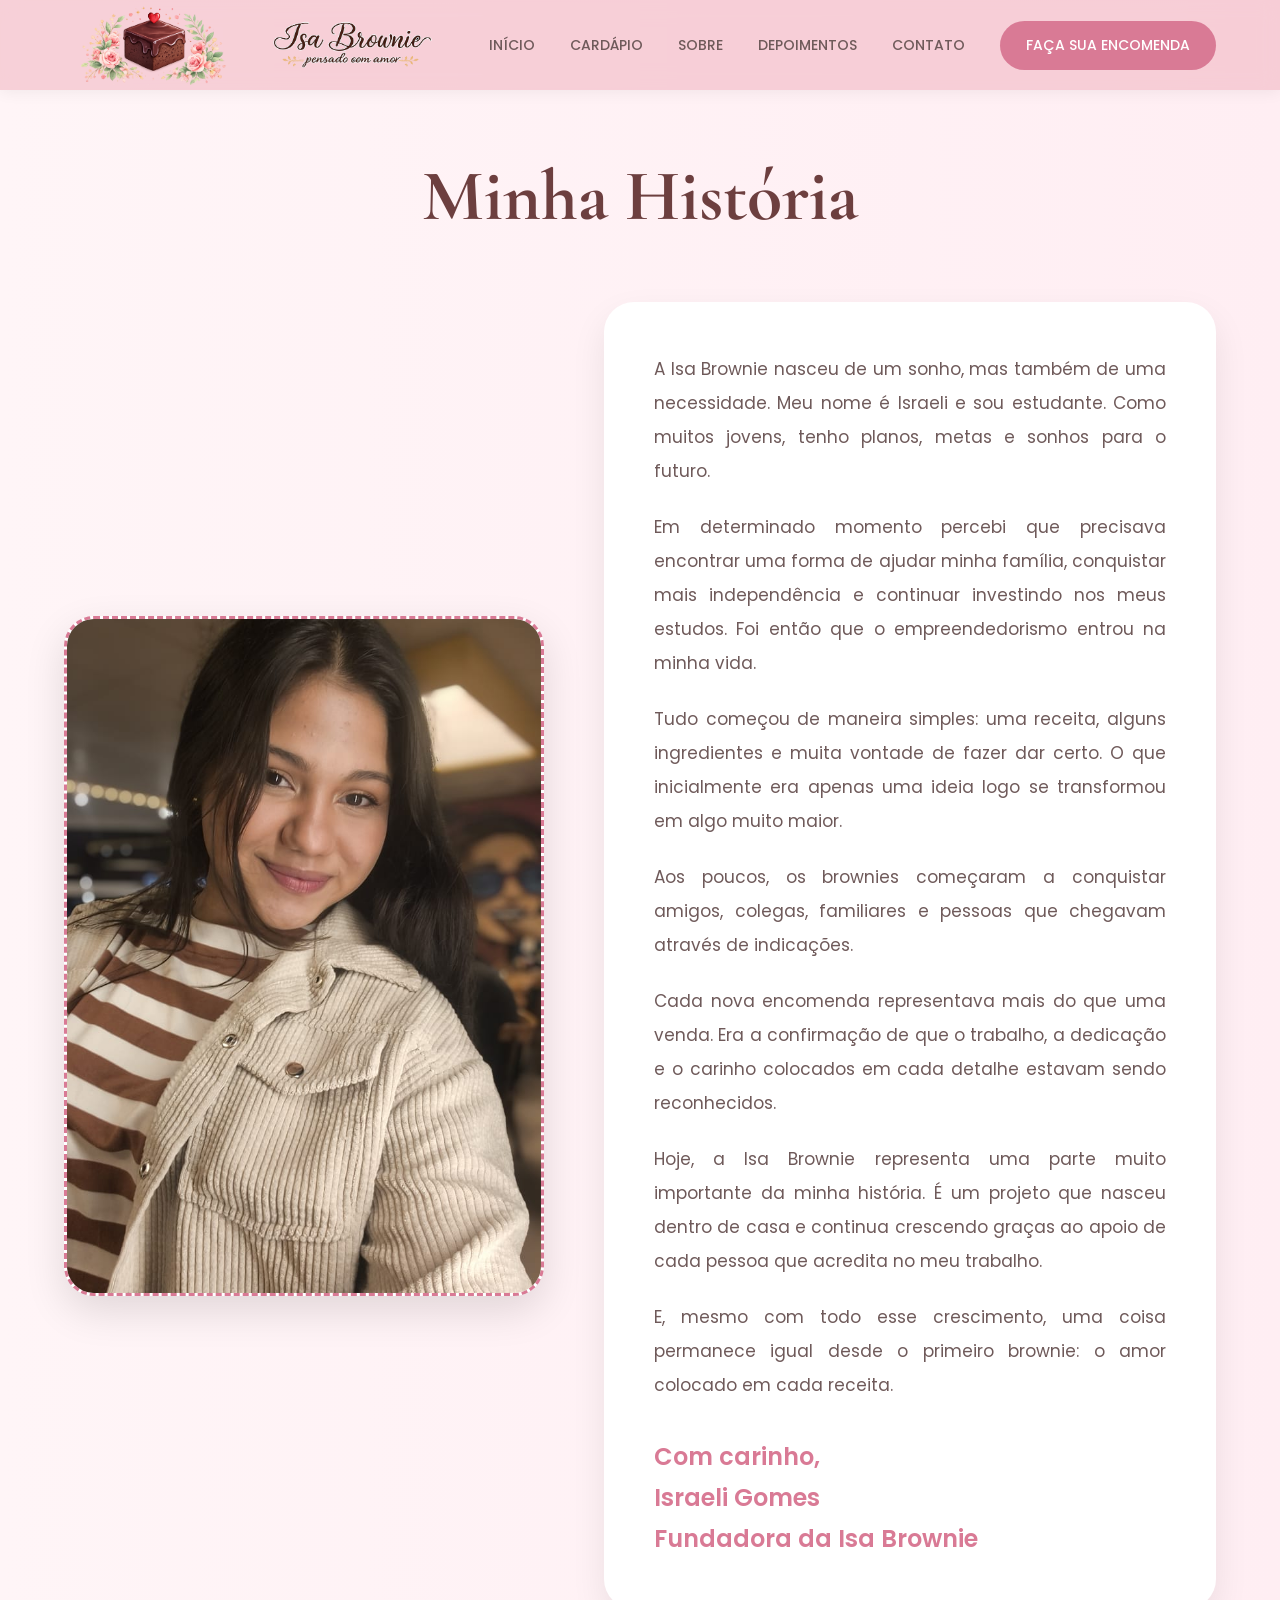
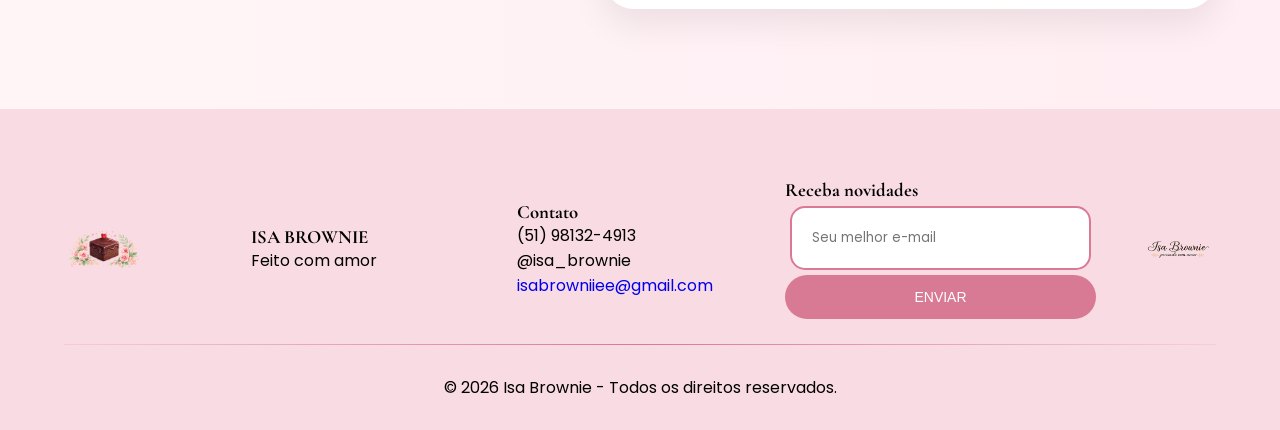
<file: HTML/SaibaMais.html>
<!DOCTYPE html>
<html lang="pt-br">
<head>
    <meta charset="UTF-8">
    <meta name="viewport" content="width=device-width, initial-scale=1.0">
    <link rel="stylesheet" href="../CSS/style.css">
    <link rel="stylesheet" href="../CSS/SaibaMais.css">
    <link rel="preconnect" href="https://fonts.googleapis.com">
    <link href="https://fonts.googleapis.com/css2?family=Cormorant+Garamond:wght@400;500;600;700&family=Poppins:wght@300;400;500;600&display=swap" rel="stylesheet">
    <link rel="shortcut icon" href="../Imagem/favicon.png" type="image/x-icon">
    <title> Minha História</title>
</head>
<body>

    <header>

        <div class="container navbar">
    
          <div class="logo">
            <a href="../index.html">
                <img class="brow" src="../Imagem/LogoTeste.png" alt="Logo Isa Brownie">
                <span><img class="nome" src="../Imagem/isapensando.png" alt=""></span>
              </a>
          </div>
    
          <nav class="menu" id="menu">
            <a href="../index.html#home">INÍCIO</a>
            <a href="../index.html#produtos">CARDÁPIO</a>
            <a href="../index.html#sobre">SOBRE</a>
            <a href="../index.html#depoimentos">DEPOIMENTOS</a>
            <a href="../index.html#contato">CONTATO</a>
            <a href="../HTML/Cadastro.html" class="btn">FAÇA SUA ENCOMENDA</a>
          </nav>
    
          <div class="menu-mobile" id="menu-mobile">
            <span></span>
            <span></span>
            <span></span>
          </div>
    
        </div>
    
      </header>

<section class="historia-section">

<div class="historia-container">

    <div class="historia-titulo">
        <h1>Minha História</h1>
    </div>

    <div class="historia-card">

        <div class="foto-fundadora">
            <img src="../Imagem/WhatsApp Image 2026-06-17 at 20.02.35.jpeg" alt="gomes">
        </div>

        <div class="historia-texto">

            <p>
                A Isa Brownie nasceu de um sonho, mas também de uma necessidade.
                Meu nome é Israeli e sou estudante. Como muitos jovens, tenho
                planos, metas e sonhos para o futuro.
            </p>

            <p>
                Em determinado momento percebi que precisava encontrar uma forma
                de ajudar minha família, conquistar mais independência e continuar
                investindo nos meus estudos. Foi então que o empreendedorismo
                entrou na minha vida.
            </p>

            <p>
                Tudo começou de maneira simples: uma receita, alguns ingredientes
                e muita vontade de fazer dar certo. O que inicialmente era apenas
                uma ideia logo se transformou em algo muito maior.
            </p>

            <p>
                Aos poucos, os brownies começaram a conquistar amigos, colegas,
                familiares e pessoas que chegavam através de indicações.
            </p>

            <p>
                Cada nova encomenda representava mais do que uma venda. Era a
                confirmação de que o trabalho, a dedicação e o carinho colocados
                em cada detalhe estavam sendo reconhecidos.
            </p>

            <p>
                Hoje, a Isa Brownie representa uma parte muito importante da minha
                história. É um projeto que nasceu dentro de casa e continua
                crescendo graças ao apoio de cada pessoa que acredita no meu
                trabalho.
            </p>

            <p>
                E, mesmo com todo esse crescimento, uma coisa permanece igual
                desde o primeiro brownie: o amor colocado em cada receita.
            </p>

            <div class="assinatura">
                Com carinho,<br>
                Israeli Gomes<br>
                Fundadora da Isa Brownie
            </div>

        </div>

    </div>

</div>


</section>

<footer id="contato" style="background: #f6c6d29c;">


<div class="container">

    <div class="footer-grid">

        <img class="footer-brow" src="../Imagem/LogoTeste.png" alt="Logo Isa Brownie">
      
        <div>
          <h3>ISA BROWNIE</h3>
          <p>Feito com amor</p>
        </div>
      
        <div>
          <h3>Contato</h3>
          <p>(51) 98132-4913</p>
          <p>@isa_brownie</p>
          <a href="mailto:isabrowniiee@gmail.com">isabrowniiee@gmail.com</a>
        </div>
      
        <div>
          <h3>Receba novidades</h3>
          <form>
            <input type="text" placeholder="Seu melhor e-mail">
            <button class="btn">ENVIAR</button>
          </form>
        </div>
      
        <img class="footer-nome" src="../Imagem/isapensando.png" alt="Isa Brownie">
      
    </div>

    <br>
    <hr>

    <div class="copy">
        © 2026 Isa Brownie - Todos os direitos reservados.
    </div>

</div>


</footer>

<script>
const menuMobile = document.getElementById("menu-mobile");
const menu = document.getElementById("menu");

menuMobile.addEventListener("click", function () {
    menu.classList.toggle("active");
});
</script>

</body>
</html>
</file>
<file: CSS/style.css>
*{
  margin:0;
  padding:0;
  box-sizing:border-box;
  scroll-behavior:smooth;
}

.crumb {
  position: absolute;
  width: 6px;
  height: 6px;
  background: #6d3f3f;
  border-radius: 2px;
  pointer-events: none;
  z-index: 3000;
  animation: crumbFall 1s ease-in forwards;
}

@keyframes crumbFall {
  to {
    transform: translateY(60px) rotate(180deg);
    opacity: 0;
  }
}

.reveal {
  opacity: 0;
  transform: translateY(40px);
  transition: opacity .7s ease, transform .7s ease;
}

.reveal-visible {
  opacity: 1;
  transform: translateY(0);
}

html {
  scroll-padding-top: 70px;
}

body{
  font-family:'Poppins', sans-serif;
  overflow-x:hidden;
}

h1,h2,h3{
  font-family:'Cormorant Garamond', serif;
}

img{
  width:100%;
  display:block;
}

a{
  text-decoration:none;
}

.container{
  width:90%;
  margin:auto;
}

.crumb {
  position: absolute;
  pointer-events: none;
  z-index: 3000;
  animation: crumbFall ease-in forwards;
  box-shadow: inset -0.5px -0.5px 1px rgba(0, 0, 0, 0.25); /* mais sutil */
}

@keyframes crumbFall {
  0% {
    opacity: 1;
    transform: translate(0, 0) rotate(0deg);
  }
  70% {
    opacity: 1;
  }
  100% {
    opacity: 0;
    transform: translate(var(--drift), var(--fall)) rotate(var(--spin));
  }
}

header{
  position:fixed;
  top:0;
  width:100%;
  z-index:1000;
  background:#fff;
  box-shadow:0 2px 15px rgba(0,0,0,0.06);
  background-color: #f1b7c398;
  backdrop-filter: blur(10px);
  transition: box-shadow .35s ease, background-color .35s ease;
}

.navbar {
  min-height: 90px;
  height: auto;
  display: flex;
  align-items: center;
  justify-content: space-between;
  transition: min-height .35s ease;
}


.header-compact .navbar {
  min-height: 62px;
}

.header-compact .brow {
  height: 48px;
}

.header-compact .nome {
  width: 300px;
  height: 55px;
}

.header-compact {
  background-color: #f1b7c3ee;
  box-shadow: 0 4px 20px rgba(109, 63, 63, 0.15);
}

.header-compact .menu .btn {
  padding: 9px 18px;
  font-size: 12px;
}

.logo{
  font-size:42px;
  color:#7c4c4c;
  line-height:0.9;
 font-family:cursive;
  font-weight:700;
}

.logo a{
  display:flex;
  align-items:center;
  gap:12px;
  color:inherit;
  text-decoration:none;
}

.logo img{
  width:180px;
  height: 80px;
  object-fit:contain;
}

.brow {
  width: auto;  
  height: 75px;
  transition: height .35s ease, width .35s ease;
}

.nome{
  max-width:480px;
  width:480px;
  transition: height .35s ease, width .35s ease;
}

.logo span{
  line-height:0.9;
}

.logo a, 
.logo a:visited, 
.logo a:hover, 
.logo a:active, 
.logo a:focus {
    color: inherit;
    text-decoration: none; 
}

.menu{
  display:flex;
  gap:35px;
  align-items:center;
}

.menu a{
  color:#6f5a5a;
  font-size:14px;
  font-weight:500;
  transition:.3s;
}

.menu a:hover{
  color:#d97a95;
}

.menu .btn {
  transition: padding .35s ease, font-size .35s ease, background .3s, transform .3s;
}

.btn{
  background:#d97a95;
  color:white !important;
  padding:14px 26px;
  border-radius:40px;
  font-size:14px;
  transition:.3s;
  display:inline-block;
  border:none;
  cursor:pointer;
}

.btn-bite {
  position: relative;
  transition: .3s;
}

.btn-bite:hover {
  -webkit-mask:
    radial-gradient(circle 11px at calc(100% - 4px) 2px, transparent 98%, black),
    radial-gradient(circle 9px at calc(100% - 22px) -4px, transparent 98%, black);
  -webkit-mask-composite: source-in;
  mask:
    radial-gradient(circle 11px at calc(100% - 4px) 2px, transparent 98%, black),
    radial-gradient(circle 9px at calc(100% - 22px) -4px, transparent 98%, black);
  mask-composite: intersect;
  animation: biteChomp .25s ease-out;
}

@keyframes biteChomp {
  0%   { transform: scale(1); }
  40%  { transform: scale(0.96) rotate(-1deg); }
  100% { transform: scale(1); }
}

/* O chocolatinho que aparece "mastigando" */
.btn-bite::after {
  position: absolute;
  top: -14px;
  right: -8px;
  font-size: 18px;
  opacity: 0;
  transform: scale(0) rotate(-30deg);
  transition: .25s ease-out;
  pointer-events: none;
}

.btn-bite:hover::after {
  opacity: 1;
  transform: scale(1) rotate(12deg);
}

.btn:hover{
  background:#bf5f7c;
  transform:translateY(-2px);
}

.menu-mobile{
  display:none;
  flex-direction:column;
  gap:5px;
  cursor:pointer;
}

.historia-section{
  padding-top:150px;
  padding-bottom:100px;
  background:linear-gradient(to right,#fff5f7,#ffeef3);
  min-height:100vh;
}

.historia-container{
  width:90%;
  max-width:1200px;
  margin:auto;
}

.historia-titulo{
  text-align:center;
  margin-bottom:60px;
}

.historia-titulo span{
  color:#d97a95;
  letter-spacing:2px;
  font-size:14px;
  font-weight:600;
}

.historia-titulo h1{
  font-size:70px;
  color:#6d3f3f;
  margin-top:10px;
}

.historia-card{
  display:grid;
  grid-template-columns:1fr 1.3fr;
  gap:50px;
  align-items:center;
}

.foto-fundadora{
  width:100%;
  height:650px;
  background:#fff;
  border-radius:25px;
  border:3px dashed #d97a95;
  display:flex;
  align-items:center;
  justify-content:center;
  color:#d97a95;
  font-size:22px;
  font-weight:600;
  box-shadow:0 15px 35px rgba(0,0,0,.10);
}

.foto-fundadora img{
  width:100%;
  height:100%;
  object-fit:cover;
  border-radius:25px;
}

.historia-texto{
  background:white;
  padding:45px;
  border-radius:25px;
  box-shadow:0 15px 35px rgba(0,0,0,.08);
}

.historia-texto p{
  color:#6f5a5a;
  line-height:1.9;
  margin-bottom:18px;
  font-size:16px;
}

.assinatura{
  margin-top:30px;
  color:#d97a95;
  font-size:22px;
  font-weight:600;
}

@keyframes float {
  0%   { transform: translateY(0px); }
  50%  { transform: translateY(-6px); }
  100% { transform: translateY(0px); }
}

.brow {
  animation: float 3s ease-in-out infinite;
}

@keyframes slideFromRight {
  0% {
    opacity: 0;
    transform: translateX(40px);
  }
  100% {
    opacity: 1;
    transform: translateX(0);
  }
}

.nome {
  opacity: 0;
  animation: slideFromRight 0.9s ease-out 0.1s forwards;
  animation-delay: 0.9s;
  width: 480px;
  height: 85px;
  object-fit: fill;
}

.menu-mobile span{
  width:28px;
  height:3px;
  background:#7c4c4c;
  border-radius:5px;
}

#inicio {
  min-height: 100vh;
  height: auto;
}

#sobre {
  height: 100vh;
  place-content: center;
}

.hero {
  padding-top: 90px;
  padding-bottom: 10px;
  display: flex;
  align-items: center;
  min-height: 100vh;
  position: relative;
  overflow: hidden;
  background:
    radial-gradient(circle at 15% 25%, #fdd8e2 0%, transparent 40%),
    radial-gradient(circle at 85% 75%, #ffd9c7 0%, transparent 45%),
    linear-gradient(to right, #fff5f7, #ffeef3);
}

.hero::before {
  content: "";
  position: absolute;
  inset: 0;
  background-image: radial-gradient(#d97a95 1px, transparent 1.5px);
  background-size: 28px 28px;
  opacity: 0.12;
  pointer-events: none;
}

.hero-content{
  display:grid;
  grid-template-columns:1fr 1fr;
  gap:50px;
  align-items:center;
}

.hero-text h1{
  font-size:100px;
  line-height:0.9;
  color:#6d3f3f;
  margin-bottom:20px;
}

.hero-text h3{
  font-size:42px;
  color:#9c6f6f;
  font-weight:500;
  margin-bottom:20px;
}

.hero-text p{
  max-width:500px;
  line-height:1.8;
  margin-bottom:30px;
}

.hero-img {
  position: relative;
}

.hero-img img{
  border-radius:20px;
  box-shadow:0 15px 35px rgba(0,0,0,0.12);
  width: 105%;
  max-height: 700px; 
  object-fit: cover;
}

.features{
  padding:70px 0;
  background:white;
}

.feature-grid{
  display:grid;
  grid-template-columns:repeat(4,1fr);
  gap:25px;
}

.feature-card {
  background: #fff7f8;
  border-radius: 20px;
  padding: 40px 25px 35px;
  text-align: center;
  transition: transform .35s ease, box-shadow .35s ease;
  position: relative;
  overflow: hidden;
  border: 2px solid transparent;
}

.feature-card h3 {
  font-size: 26px;
  color: #6d3f3f;
  margin-bottom: 10px;
}

.feature-card p {
  color: #6f5a5a;
  font-size: 14px;
  line-height: 1.6;
}

.feature-icon {
  width: 70px;
  height: 70px;
  margin: 0 auto 20px;
  background: linear-gradient(135deg, #fde3ea, #f6c6d2);
  border-radius: 50%;
  display: flex;
  align-items: center;
  justify-content: center;
  font-size: 32px;
  transition: transform .35s ease;
  box-shadow: 0 6px 15px rgba(217, 122, 149, 0.25);
}

.feature-card:hover {
  transform: translateY(-8px);
  box-shadow: 0 15px 35px rgba(217, 122, 149, 0.2);
  border-color: #f1b7c4;
}

.feature-card:hover .feature-icon {
  transform: scale(1.15) rotate(-8deg);
}

.feature-card::after {
  content: "";
  position: absolute;
  bottom: 0;
  left: 50%;
  transform: translateX(-50%);
  width: 0;
  height: 4px;
  background: linear-gradient(to right, #f1b7c4, #d97a95);
  border-radius: 4px 4px 0 0;
  transition: width .35s ease;
}

.feature-card:hover::after {
  width: 60%;
}

.feature-card:nth-child(1) { transition-delay: 0s; }
.feature-card:nth-child(2) { transition-delay: .12s; }
.feature-card:nth-child(3) { transition-delay: .24s; }
.feature-card:nth-child(4) { transition-delay: .36s; }

.products{
  padding-top: 40px;
  padding-bottom: 40px;
}

.section-title{
  text-align:center;
  margin-bottom:60px;
}

.section-title span{
  color:#d97a95;
  letter-spacing:2px;
  font-size:14px;
  font-weight:600;
}

.section-title h2{
  font-size:60px;
  color:#6d3f3f;
  margin-top:10px;
}

.product-grid{
  display:grid;
  grid-template-columns:repeat(4,1fr);
  gap:30px;
}

.product-card{
  background:white;
  border-radius:25px;
  overflow:hidden;
  box-shadow:0 5px 20px rgba(0,0,0,0.06);
  transition:.3s;
}

.product-card:hover{
  transform:translateY(-10px);
}

.product-card img{
  height:260px;
  object-fit:cover;
}

.product-info{
  padding:25px;
  text-align:center;
}

.product-info h3{
  font-size:30px;
  color:#6d3f3f;
  margin-bottom:10px;
}



.about{
  background:#ffeef3;
  padding:100px 0;
}

.about-content{
  display:grid;
  grid-template-columns:1fr 1fr;
  gap:60px;
  align-items:center;
}

.about-img img{
  border-radius:25px;
}

.about-text h2{
  font-size:60px;
  color:#6d3f3f;
  margin-bottom:20px;
}

.about-text .btn {
  margin-top: 25px;
}

.testimonials{
  padding:100px 0;
  background:white;
}

.testimonial-wrapper{
  display:grid;
  grid-template-columns:repeat(auto-fit,minmax(320px,1fr));
  gap:25px;
}

.testimonial{
  background:#fff7f8;
  padding:35px;
  border-radius:25px;
  position:relative;
}

.testimonial::before{
  content:"“";
  position:absolute;
  top:15px;
  left:20px;
  font-size:70px;
  color:#f1b7c4;
}

.testimonial p{
  margin-top:35px;
  line-height:1.8;
}

.testimonial-user{
  margin-top:20px;
  font-weight:600;
  color:#6d3f3f;
}


.review-form{
  margin-top:100px;
  background:#ffeef3;
  padding:50px;
  border-radius:30px;
}

.review-form h3{
  font-size:40px;
  color:#6d3f3f;
  margin-bottom:25px;
  text-align:center;
}

form{
  display:grid;
  gap:0px;
}

input, textarea{
  padding:20px;
  border-radius:15px;
  font-family:'Poppins', sans-serif;
  outline:none;
  border-color: #d97a95;
  border-style: solid;
  margin: 5px;
  border-width: 2px;
}

textarea{
  min-height:150px;
  resize:none;
}



.cta{
  padding:70px 0;
  background:#f6c6d2;
  text-align:center;
}

.cta h2{
  font-size:60px;
  color:#6d3f3f;
  margin-bottom:20px;
}

.faq {
  padding-bottom: 90px;
  background: linear-gradient(to bottom, #fff, #fff7f8);
  }
  
  .faq-list {
  max-width: 780px;
  margin: auto;
  display: grid;
  gap: 16px;
  }
  
  .faq-item {
  background: #fff;
  border: 2px solid #f6c6d2;
  border-radius: 18px;
  padding: 0 26px;
  transition: box-shadow .3s, border-color .3s;
  }
  
  .faq-item[open] {
  border-color: #d97a95;
  box-shadow: 0 10px 25px rgba(217, 122, 149, 0.15);
  }
  
  .faq-item summary {
  list-style: none;
  cursor: pointer;
  padding: 22px 0;
  font-family: 'Cormorant Garamond', serif;
  font-size: 22px;
  font-weight: 600;
  color: #6d3f3f;
  display: flex;
  justify-content: space-between;
  align-items: center;
  gap: 15px;
  }
  
  .faq-item summary::-webkit-details-marker { display: none; }
  
  .faq-item summary::after {
  content: "+";
  font-size: 28px;
  color: #d97a95;
  transition: transform .3s;
  flex-shrink: 0;
  }
  
  .faq-item[open] summary::after {
  transform: rotate(45deg);
  }
  
  .faq-item p {
  padding: 0 0 22px;
  color: #6f5a5a;
  line-height: 1.7;
  font-size: 15px;
  }

footer{
  background:white;
  padding:70px 0 30px;
}

.footer-grid {
  display: grid;
  grid-template-columns: 80px 1fr 1fr 1fr 80px;
  gap: 40px;
  align-items: center;
  justify-items: center;
}

.footer-brow {
  width: 70px;
  height: 70px;
  object-fit: contain;
}

.footer-nome {
  width: 70px;
  height: 70px;
  object-fit: contain;
}

.copy{
  text-align:center;
  padding-top:30px;
}

hr {
  border: none;
  height: 1px;
  background-image: linear-gradient(to right, #d97a952a, #d97a95, #d97a9523)
}

.whatsapp-btn {
  position: fixed;
  bottom: 30px; 
  right: 30px; 
  width: 60px; 
  height: 60px; 
  background-color: #f1b7c4; 
  border-radius: 50%;
  display: flex;
  align-items: center;
  justify-content: center;
  box-shadow: 0 4px 15px rgba(0, 0, 0, 0.15); 
  z-index: 2000; 
  transition: transform 0.3s ease, box-shadow 0.3s ease;
}

.whatsapp-btn img {
  width: 35px; 
  height: 35px;
}

.whatsapp-btn:hover {
  transform: scale(1.1) translateY(-5px);
  box-shadow: 0 8px 25px #eca8bb;
}

@media (max-width: 768px){

  .nome {
    width: 180px;
    height: 50px;
  }

  .brow {
    height: 50px; 
  }

  html{
    scroll-behavior:smooth;
  }

  body{
    overflow-x:hidden;
  }

  .container{
    width:92%;
  }

  

  header{
    height:auto;
  }

  .navbar {
    min-height: 75px;
    height: auto;
    transition: min-height .35s ease;
  }

  .header-compact .navbar {
    min-height: 56px;
  }

  .header-compact .brow {
    height: 34px !important;    /* precisa do !important pra vencer a regra mobile */
  }

  .header-compact .nome {
    width: 125px !important;
    height: 34px !important;
  }

  .header-compact .menu {
    top: 56px;
    height: calc(100vh - 56px);
  }

  .logo{
    font-size:28px;
  }

  .menu{
    position:fixed;
    top:75px;
    right:-100%;
    width:230px;
    height:100vh;
    background:#fff;
    flex-direction:column;
    align-items:center;
    justify-content:flex-start;
    padding-top:40px;
    gap:25px;
    transition:0.4s;
    box-shadow:-10px 0 20px rgba(0,0,0,0.08);
  }

  .menu.active{
    right:0;
  }

  .menu-mobile{
    display:flex;
  }

  .btn{
    padding:12px 18px;
    font-size:12px;
  }



  .hero{
    padding-top:95px;
    min-height: 100vh;
    padding-bottom:40px;
    height: auto;      
  }

  .hero-content{
    grid-template-columns:1fr;
    gap:25px;
    text-align:center;
  }

  .hero-text h1{
    font-size:52px;
    line-height:0.9;
    margin-bottom:10px;

  }

  .hero-text h3{
    font-size:24px;
    margin-bottom:15px;
  }

  .hero-text p{
    font-size:14px;
    line-height:1.6;
    margin:auto auto 20px;
  }

 .hero-img img{
  width:100%;
  height:300px;
  object-fit:cover;
  border-radius:18px;
}


  .features{
    padding:40px 0;
  }

  .feature-grid{
    grid-template-columns:1fr;
    gap:12px;
  }

  .feature-card{
    padding:20px 15px;
    border-radius:16px;
  }

  .feature-card h3{
    font-size:18px;
    margin-bottom:8px;
  }

  .feature-card p{
    font-size:12px;
    line-height:1.4;
  }

 
  .section-title{
    margin-bottom:30px;
  }

  .section-title span{
    font-size:11px;
  }

  .section-title h2{
    font-size:34px;
    line-height:1;
  }



  .products{
    padding:50px 0;
  }

  .product-grid{
    grid-template-columns:1fr;
    gap:18px;
  }

  .product-card{
    border-radius:20px;
  }

  .product-card img{
    height:190px;
  }

  .product-info{
    padding:18px;
  }

  .product-info h3{
    font-size:24px;
  }

  .product-info p{
    font-size:13px;
    margin-bottom:15px;
  }

 

  .about{
    padding:50px 0;
  }

  .about-content{
    grid-template-columns:1fr;
    gap:25px;
  }

  .about-img img{
    height:260px;
    object-fit:cover;
  }

  .about-text{
    text-align:center;
  }

  .about-text h2{
    font-size:36px;
    line-height:1;
    margin-bottom:15px;
  }

  .about-text p{
    font-size:14px;
    line-height:1.7;
    margin-bottom:15px;
  }


  .testimonials{
    padding:50px 0;
  }

  .testimonial-wrapper{
    grid-template-columns:1fr;
    gap:15px;
  }

  .testimonial{
    padding:25px 20px;
    border-radius:18px;
  }

  .testimonial::before{
    font-size:50px;
    top:10px;
  }

  .testimonial p{
    font-size:13px;
    line-height:1.6;
    margin-top:25px;
  }

  .testimonial-user{
    font-size:14px;
  }



  .review-form{
    margin-top:35px;
    padding:25px 18px;
    border-radius:20px;
  }

  .review-form h3{
    font-size:28px;
    margin-bottom:20px;
  }

  input,
  textarea{
    padding:14px;
    font-size:13px;
    border-radius:12px;
  }

  textarea{
    min-height:120px;
  }



  .cta{
    padding:45px 0;
  }

  .cta h2{
    font-size:34px;
    line-height:1;
  }

  .cta p{
    font-size:14px;
    margin-top:10px;
  }

 

  footer{
    padding:45px 0 20px;
  }

  .footer-grid{
    grid-template-columns:1fr;
    gap:25px;
    text-align:center;
  }
  

  footer h3{
    font-size:24px;
    margin-bottom:10px;
  }

  footer p,
  footer a{
    font-size:13px;
    line-height:1.8;
  }

  .copy{
    font-size:12px;
    margin-top:20px;
  }

  .logo {
    max-width: calc(100% - 60px);
    overflow: hidden;
  }

  .nome {
    width: 160px !important;
    height: 45px !important;
  }

  .brow {
    height: 45px !important;
  }

}
</file>
<file: CSS/cadastro.css>
*{
    margin:0;
    padding:0;
    box-sizing:border-box;
    font-family:'Poppins', sans-serif;
}

body{
    min-height:100vh;
    display:flex;
    justify-content:center;
    align-items:center;
    background:linear-gradient(to right,#fff5f7,#ffeef3);
}

.container{
    width:400px;
    background:white;
    padding:40px;
    border-radius:25px;
    box-shadow:0 5px 20px rgba(0,0,0,0.08);
}

h1{
    text-align:center;
    color:#6d3f3f;
    font-family:'Cormorant Garamond', serif;
    font-size:50px;
    margin-bottom:25px;
}

form{
    display:flex;
    flex-direction:column;
    gap:15px;
}

label{
    color:#6f5a5a;
    font-weight:500;
}

input{
    padding:15px;
    border:none;
    border-radius:15px;
    background:#fff7f8;
    outline:none;
    font-size:14px;
    color:#5a4a4a;
}

input:focus{
    border:2px solid #d97a95;
}

button{
    margin-top:10px;
    padding:15px;
    border:none;
    border-radius:40px;
    background:#d97a95;
    color:white;
    font-size:15px;
    font-weight:600;
    cursor:pointer;
    transition:.3s;
}

button:hover{
    background:#bf5f7c;
    transform:translateY(-2px);
}

p{
    text-align:center;
    margin-top:20px;
    color:#6f5a5a;
}

a{
    color:#d97a95;
    font-weight:600;
}

a:hover{
    color:#bf5f7c;
}
</file>
<file: CSS/Encomenda.css>
*{
    margin:0;
    padding:0;
    box-sizing:border-box;
}

body{
    font-family:Arial, sans-serif;
    overflow-x:hidden;
}

.container{
    width:90%;
    max-width:1200px;
    margin:0 auto;
}

header{
  position:fixed;
  top:0;
  width:100%;
  z-index:1000;
  background:#fff;
  box-shadow:0 2px 15px rgba(0,0,0,0.06);
  background-color: #f1b7c398;
  backdrop-filter: blur(10px);
}

.navbar{
    height:90px;
    display:flex;
    align-items:center;
    justify-content:space-between;
}

.logo{
  font-size:42px;
  color:#7c4c4c;
  line-height:0.9;
 font-family:cursive;
  font-weight:700;
}

.logo a{
  display:flex;
  align-items:center;
  gap:12px;
  color:inherit;
  text-decoration:none;
}

.logo img{
  width:180px;
  height: 80px;
  object-fit:contain;
}

.brow {
  width: auto;  
  height: 75px;    
}

.nome{
  max-width:480px;
  width:480px;
}

.logo span{
  line-height:0.9;
}

.logo a, 
.logo a:visited, 
.logo a:hover, 
.logo a:active, 
.logo a:focus {
    color: inherit;
    text-decoration: none; 
}

.menu{
  display:flex;
  gap:35px;
  align-items:center;
}

.menu a{
  color:#6f5a5a;
  font-size:14px;
  font-weight:500;
  transition:.3s;
}

.menu a:hover{
  color:#d97a95;
}

.btn{
  background:#d97a95;
  color:white !important;
  padding:14px 26px;
  border-radius:40px;
  font-size:14px;
  transition:.3s;
  display:inline-block;
  border:none;
  cursor:pointer;
}

.btn:hover{
  background:#bf5f7c;
  transform:translateY(-2px);
}

.menu-mobile{
  display:none;
  flex-direction:column;
  gap:5px;
  cursor:pointer;
}

.shop-home{
padding:100px 0;
background:#fff5f7;

}

.shop-container{

display:grid;
grid-template-columns:2fr 1fr;
gap:30px;

}

.shop-products{

display:grid;
grid-template-columns:repeat(2,1fr);
gap:25px;

}

.shop-card{

background:white;
padding:20px;
border-radius:20px;
text-align:center;
box-shadow:0 5px 15px rgba(0,0,0,.06);

}

.shop-card img{

height:220px;
object-fit:cover;
border-radius:15px;
margin-bottom:15px;

}

.shop-card h3{

font-size:28px;
margin-bottom:10px;
color:#6d3f3f;

}

.shop-card p{

margin-bottom:20px;
font-weight:600;
color:#d97a95;

}



.cart{

background:white;
padding:25px;
border-radius:20px;
height:fit-content;
position:sticky;
top:120px;

box-shadow:0 5px 15px rgba(0,0,0,.06);

}

.cart h3{

font-size:30px;
margin-bottom:20px;
color:#6d3f3f;

}

.cart-item{

display:flex;
justify-content:space-between;
padding:12px 0;
border-bottom:1px solid #eee;

}

.cart-total{

font-size:22px;
font-weight:bold;
margin:25px 0;

}

#toast-notificacao {
  position: fixed;
  bottom: -100px;
  left: 50%;
  transform: translateX(-50%);
  background-color: #fff5f7;
  color: #6d3f3f; 
  padding: 16px 28px;
  border-radius: 12px;
  font-family: 'Poppins', sans-serif;
  font-size: 15px;
  font-weight: 500;
  box-shadow: 0 10px 30px rgba(109, 63, 63, 0.15);
  border-left: 6px solid #d97a95; 
  z-index: 2000; 
  transition: bottom 0.4s cubic-bezier(0.175, 0.885, 0.32, 1.275); 
  display: flex;
  align-items: center;
  gap: 10px;
  white-space: nowrap;
}

#toast-notificacao.mostrar {
  bottom: 30px; 
}

@media (max-width:768px){

    /* HEADER */

    .navbar{
        height:75px;
        padding:0 20px;
    }

    .nome{
        display:none;
    }

    .brow{
        height:50px;
    }

    /* BOTÃO HAMBÚRGUER */

    .menu-mobile{
        display:flex;
        justify-content:space-between;
        width:30px;
        height:22px;
        z-index:1001;
    }

    /* MENU */

    .menu{
        position:fixed;
        top:75px;
        right:-100%;
        width:250px;
        height:100vh;
        background:#fff;
        display:flex;
        flex-direction:column;
        align-items:center;
        justify-content:flex-start;
        gap:25px;
        padding-top:40px;
        transition:.4s;
        box-shadow:-8px 0 20px rgba(0,0,0,.1);
    }

    .menu.active{
        right:0;
    }

    .menu a{
        font-size:16px;
    }

    .btn{
        width:85%;
        text-align:center;
    }

    /* LOJA */

    .shop-container{
        grid-template-columns:1fr;
    }

    .shop-products{
        grid-template-columns:1fr;
    }

    .cart{
        position:relative;
        top:0;
        margin-top:25px;
    }

}
</file>
<file: CSS/SaibaMais.css>
.historia-section{
    padding:150px 0 100px;
    background:linear-gradient(to right,#fff5f7,#ffeef3);
    min-height:100vh;
}

.historia-container{
    width:90%;
    max-width:1250px;
    margin:auto;
}

.historia-titulo{
    text-align:center;
    margin-bottom:70px;
}

.historia-titulo span{
    display:block;
    color:#d97a95;
    font-size:15px;
    font-weight:600;
    letter-spacing:3px;
    margin-bottom:10px;
}

.historia-titulo h1{
    font-size:72px;
    color:#6d3f3f;
    line-height:1;
}

.historia-card{
    display:grid;
    grid-template-columns:480px 1fr;
    gap:60px;
    align-items:center;
}

.foto-fundadora{
    width:100%;
    height:680px;
    border-radius:30px;
    overflow:hidden;
    border:3px dashed #d97a95;
    background:white;
    box-shadow:0 15px 40px rgba(0,0,0,.12);
}

.foto-fundadora img{
    width:100%;
    height:100%;
    object-fit:cover;
    transition:.5s;
}

.foto-fundadora:hover img{
    transform:scale(1.05);
}

.historia-texto{
    background:white;
    padding:50px;
    border-radius:30px;
    box-shadow:0 15px 35px rgba(0,0,0,.08);
}

.historia-texto p{
    color:#6f5a5a;
    font-size:17px;
    line-height:2;
    margin-bottom:22px;
    text-align:justify;
}

.assinatura{
    margin-top:35px;
    color:#d97a95;
    font-size:24px;
    font-weight:600;
    line-height:1.7;
}

.assinatura::before{
    display:block;
    font-size:30px;
    margin-bottom:10px;
}

.historia-texto{
    animation:aparecer 1s ease;
}

.foto-fundadora{
    animation:subir 1s ease;
}

@keyframes aparecer{

    from{
        opacity:0;
        transform:translateX(50px);
    }

    to{
        opacity:1;
        transform:translateX(0);
    }

}

@keyframes subir{

    from{
        opacity:0;
        transform:translateY(50px);
    }

    to{
        opacity:1;
        transform:translateY(0);
    }

}

/* =====================================
   RESPONSIVIDADE - CELULAR
===================================== */

@media screen and (max-width:768px){

    html,
    body{
        overflow-x:hidden;
    }

    /* HEADER */

    header{
        height:75px;
    }

    .navbar{
        height:75px;
        padding:0 15px;
    }

    /* MENU */

    .menu-mobile{
        display:flex;
        flex-direction:column;
        justify-content:space-between;
        width:30px;
        height:22px;
        cursor:pointer;
        z-index:1001;
    }

    .menu-mobile span{
        width:100%;
        height:3px;
        background:#7c4c4c;
        border-radius:5px;
    }

    .menu{
        position:fixed;
        top:75px;
        right:-100%;
        width:250px;
        height:100vh;
        background:#fff;
        display:flex;
        flex-direction:column;
        justify-content:flex-start;
        align-items:center;
        gap:25px;
        padding:40px 20px;
        transition:.4s;
        box-shadow:-5px 0 20px rgba(0,0,0,.15);
    }

    .menu.active{
        right:0;
    }

    .menu a{
        font-size:16px;
    }

    .menu .btn{
        width:100%;
        text-align:center;
    }

    /* PÁGINA */

    .historia-section{
        padding:110px 0 50px;
    }

    .historia-container{
        width:92%;
    }

    .historia-titulo{
        margin-bottom:35px;
    }

    .historia-titulo span{
        font-size:12px;
    }

    .historia-titulo h1{
        font-size:38px;
    }

    .historia-card{
        display:flex;
        flex-direction:column;
        gap:25px;
    }

    .foto-fundadora{
        order:1;
        width:100%;
        height:350px;
        border-radius:20px;
    }

    .foto-fundadora img{
        width:100%;
        height:100%;
        object-fit:cover;
        border-radius:20px;
    }

    .historia-texto{
        order:2;
        width:100%;
        padding:25px;
        border-radius:20px;
    }

    .historia-texto p{
        font-size:15px;
        line-height:1.8;
        text-align:justify;
    }

    .assinatura{
        text-align:center;
        font-size:18px;
    }

    /* FOOTER */

    .footer-grid{
        grid-template-columns:1fr;
        gap:25px;
        text-align:center;
    }

    footer form{
        display:flex;
        flex-direction:column;
        gap:10px;
    }

    footer input,
    footer button{
        width:100%;
    }

}
</file>
